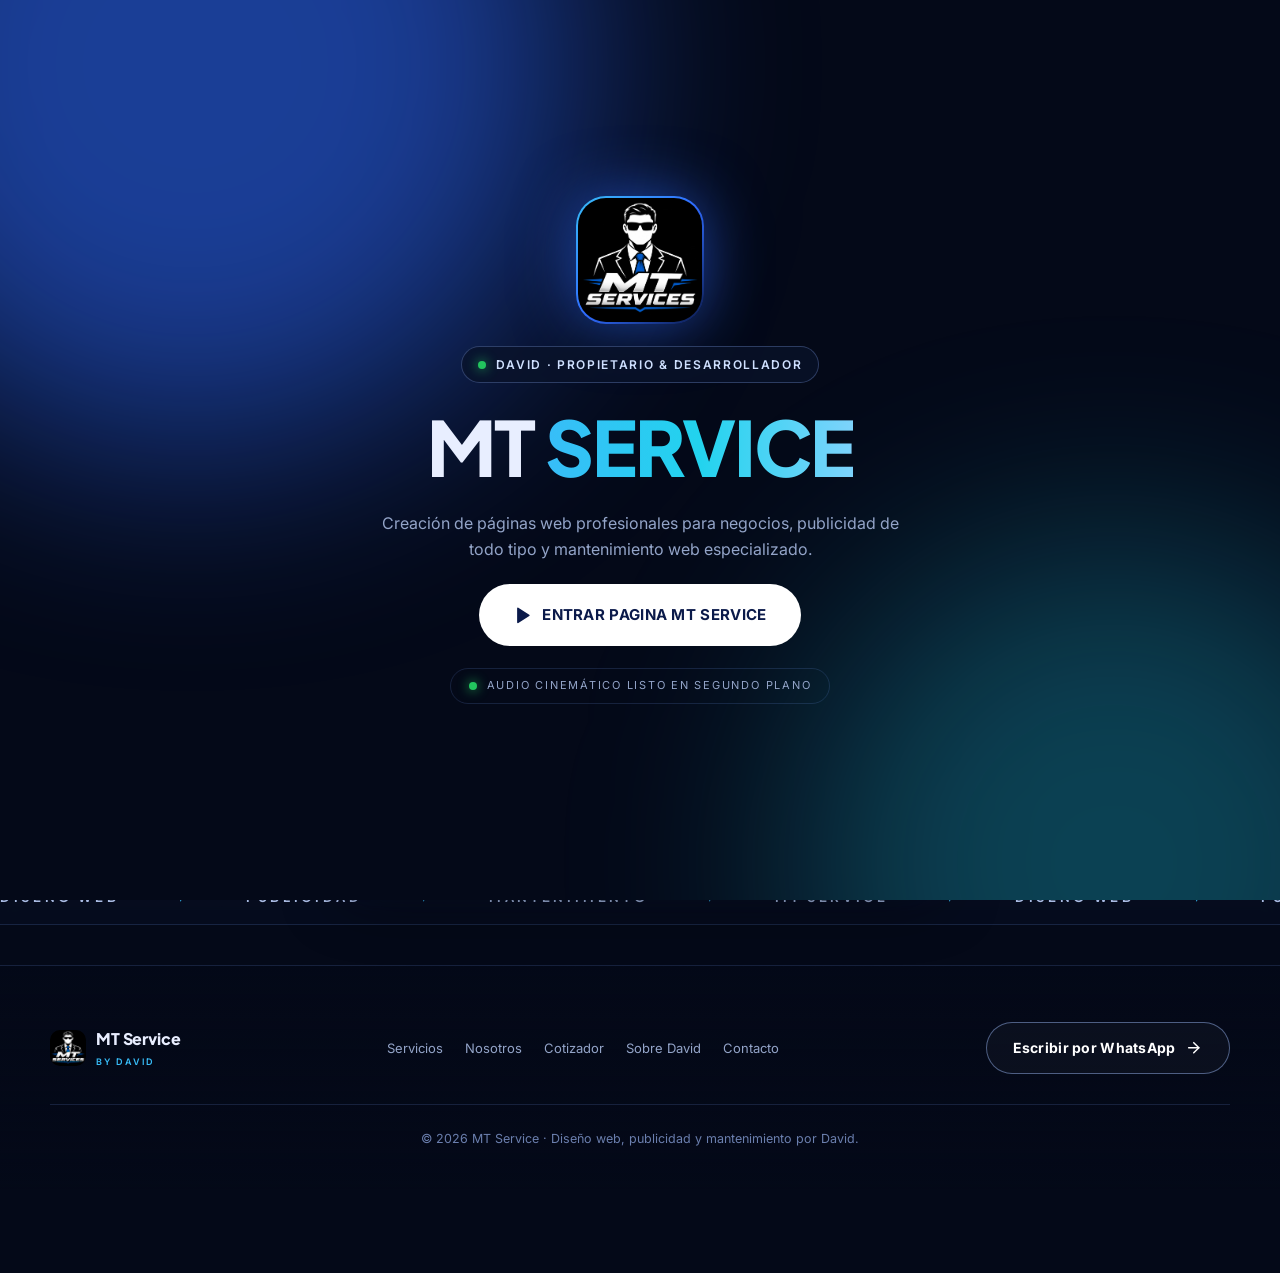
<file: index.html>
<!DOCTYPE html>
<html lang="es">
<head>
<meta charset="UTF-8">
<meta name="viewport" content="width=device-width, initial-scale=1.0">
<meta name="theme-color" content="#040918">
<meta name="description" content="MT Service by David: creación de páginas web profesionales, publicidad de todo tipo y mantenimiento web especializado.">
<title>MT Service | Desarrollo Web, Publicidad y Mantenimiento por David</title>
<link rel="icon" href="logo.png">
<link rel="preconnect" href="https://fonts.googleapis.com">
<link rel="preconnect" href="https://fonts.gstatic.com" crossorigin>
<link href="https://fonts.googleapis.com/css2?family=Inter:wght@400;500;600;700&family=Plus+Jakarta+Sans:wght@600;700;800&display=swap" rel="stylesheet">
<link rel="stylesheet" href="styles.css">
</head>
<body class="locked">

<div class="grain"></div>

<!-- ============ BIENVENIDA ============ -->
<div id="splash">
  <div class="sp-glow g1"></div>
  <div class="sp-glow g2"></div>
  <div class="splash-card">
    <div class="logo-ring"><img src="logo.png" class="logo-img" alt="Logo MT Service"></div>
    <span class="pill"><span class="dot"></span>David · Propietario &amp; Desarrollador</span>
    <h1>MT <span class="grad">Service</span></h1>
    <p>Creación de páginas web profesionales para negocios, publicidad de todo tipo y mantenimiento web especializado.</p>
    <button id="btn-enter" class="btn btn-white btn-lg">
      <svg class="ic" data-i="play" style="fill:currentColor"></svg>
      <span>ENTRAR PAGINA MT SERVICE</span>
    </button>
    <div class="splash-note"><span class="dot"></span>Audio cinemático listo en segundo plano</div>
  </div>
</div>

<!-- ============ ENCABEZADO ============ -->
<header class="header" id="header">
  <div class="nav">
    <a href="index.html" class="brand">
      <img src="logo.png" class="logo-img" alt="MT Service">
      <div><b>MT Service</b><small>BY DAVID</small></div>
    </a>
    <nav class="nav-links" id="navlinks">
      <a href="index.html" data-page="index.html">Inicio</a>
      <a href="servicios.html" data-page="servicios.html">Servicios</a>
      <a href="nosotros.html" data-page="nosotros.html">Nosotros</a>
      <a href="cotizador.html" data-page="cotizador.html">Cotizador</a>
      <a href="sobre-david.html" data-page="sobre-david.html">Sobre David</a>
      <a href="contacto.html" data-page="contacto.html">Contacto</a>
    </nav>
    <div class="nav-cta">
      <a href="cotizador.html" class="btn btn-ghost">Cotizar proyecto <svg class="ic" data-i="arrow-right"></svg></a>
      <button class="burger" id="burger" aria-label="Abrir menú"><svg class="ic" data-i="menu"></svg></button>
    </div>
  </div>
  <div class="mnav" id="mobile-menu">
    <a href="index.html" data-page="index.html">Inicio</a>
    <a href="servicios.html" data-page="servicios.html">Servicios</a>
    <a href="nosotros.html" data-page="nosotros.html">Nosotros</a>
    <a href="cotizador.html" data-page="cotizador.html">Cotizador</a>
    <a href="sobre-david.html" data-page="sobre-david.html">Sobre David</a>
    <a href="contacto.html" data-page="contacto.html" class="btn btn-blue">Contactar a David</a>
  </div>
</header>

<main>
<!-- ============ INICIO ============ -->
<section class="hero" id="inicio">
  <div class="hero-bg">
    <div class="blob b1"></div><div class="blob b2"></div><div class="blob b3"></div>
    <svg class="streaks" viewBox="0 0 1440 800" preserveAspectRatio="xMidYMid slice" aria-hidden="true">
      <defs>
        <linearGradient id="sg" x1="0" x2="1" y1="0" y2="0">
          <stop offset="0" stop-color="#2f6bff" stop-opacity="0"/>
          <stop offset=".4" stop-color="#38bdf8"/>
          <stop offset=".7" stop-color="#7dd3fc"/>
          <stop offset="1" stop-color="#2f6bff" stop-opacity="0"/>
        </linearGradient>
        <path id="sp" d="M-140 300 C 200 90, 520 560, 860 380 S 1290 140, 1600 460"/>
        <filter id="gl" x="-10%" y="-30%" width="120%" height="160%"><feGaussianBlur stdDeviation="7"/></filter>
      </defs>
      <g class="sw" filter="url(#gl)" opacity=".75" fill="none" stroke="url(#sg)" stroke-width="3">
        <use href="#sp"/><use href="#sp" transform="translate(0 14)"/><use href="#sp" transform="translate(0 28)"/><use href="#sp" transform="translate(0 42)"/>
      </g>
      <g class="sw" fill="none" stroke="url(#sg)" stroke-width="1.1">
        <use href="#sp"/><use href="#sp" transform="translate(0 7)"/><use href="#sp" transform="translate(0 14)"/><use href="#sp" transform="translate(0 21)"/><use href="#sp" transform="translate(0 28)"/><use href="#sp" transform="translate(0 35)"/><use href="#sp" transform="translate(0 42)"/>
      </g>
      <g class="sw2" fill="none" stroke="url(#sg)" stroke-width="1" opacity=".55" transform="translate(0 -120)">
        <use href="#sp" transform="scale(1,.8) translate(0 160)"/><use href="#sp" transform="scale(1,.8) translate(0 170)"/><use href="#sp" transform="scale(1,.8) translate(0 180)"/><use href="#sp" transform="scale(1,.8) translate(0 190)"/>
      </g>
    </svg>
    <svg class="waves" viewBox="0 0 1440 320" preserveAspectRatio="none" aria-hidden="true">
      <defs>
        <linearGradient id="wg1" x1="0" y1="0" x2="0" y2="1"><stop offset="0" stop-color="#3b82f6" stop-opacity=".75"/><stop offset="1" stop-color="#0a1a6a" stop-opacity=".05"/></linearGradient>
        <linearGradient id="wg2" x1="0" y1="0" x2="0" y2="1"><stop offset="0" stop-color="#22d3ee" stop-opacity=".5"/><stop offset="1" stop-color="#0a1a6a" stop-opacity="0"/></linearGradient>
      </defs>
      <path class="w2" fill="url(#wg2)" d="M-60 190 C 240 90, 420 260, 700 170 S 1180 60, 1500 170 L1500 330 L-60 330Z"/>
      <path class="w1" fill="url(#wg1)" d="M-60 230 C 200 140, 440 300, 720 215 S 1160 120, 1500 220 L1500 330 L-60 330Z"/>
    </svg>
  </div>

  <div class="wrap">
    <div class="hero-grid">
      <div class="hero-copy">
        <span class="pill"><span class="dot"></span>Diseño web · Publicidad · Mantenimiento</span>
        <h1>Potencia tu negocio con <span class="grad">diseño web</span> y publicidad de impacto.</h1>
        <p>Soy <strong style="color:#fff">David</strong>, el creador detrás de <strong style="color:#7dd3fc">MT Service</strong>. Desarrollo páginas web modernas y velozmente optimizadas, campañas publicitarias de todo tipo y servicios de mantenimiento especializado.</p>
        <div class="hero-actions">
          <a href="cotizador.html" class="btn btn-white btn-lg">Cotizar proyecto <svg class="ic" data-i="arrow-right"></svg></a>
          <a href="servicios.html" class="btn btn-ghost btn-lg">Ver servicios</a>
        </div>
        <div class="hero-checks">
          <span><svg class="ic" data-i="check-circle-2"></svg>Atención directa con David</span>
          <span><svg class="ic" data-i="check-circle-2"></svg>Diseños modernos</span>
          <span><svg class="ic" data-i="check-circle-2"></svg>Soporte técnico rápido</span>
        </div>
      </div>

      <div class="device-wrap" aria-hidden="true">
        <div class="device">
          <div class="device-bar"><i></i><i></i><i></i><span>tunegocio.com</span></div>
          <div class="device-screen">
            <div class="m-nav"><b></b><span></span><span></span><span></span><em></em></div>
            <div class="m-copy">
              <div class="m-title"><span>Tu negocio,</span><br>en línea y<br>en crecimiento</div>
              <div class="m-line" style="width:70%"></div>
              <div class="m-line" style="width:52%"></div>
              <div class="m-btn"></div>
            </div>
            <svg viewBox="0 0 600 200" preserveAspectRatio="none">
              <defs><linearGradient id="mw" x1="0" y1="0" x2="0" y2="1"><stop offset="0" stop-color="#3b82f6" stop-opacity=".9"/><stop offset="1" stop-color="#0a1a6a" stop-opacity=".2"/></linearGradient></defs>
              <path d="M0 120 C 90 60, 170 170, 280 110 S 470 30, 600 100 L600 200 L0 200Z" fill="url(#mw)"/>
              <path d="M0 150 C 120 100, 200 190, 320 140 S 500 80, 600 130 L600 200 L0 200Z" fill="#22d3ee" opacity=".35"/>
            </svg>
          </div>
        </div>
        <div class="float f1"><svg class="ic" data-i="monitor"></svg><div>Diseño adaptable<small>Celular, tablet y PC</small></div></div>
        <div class="float f2"><svg class="ic" data-i="message-circle"></svg><div>WhatsApp directo<small>Respuesta rápida</small></div></div>
      </div>
    </div>
  </div>
</section>

<div class="ticker" aria-hidden="true">
  <div class="ticker-track">
    <span>Diseño Web</span><span>Publicidad</span><span>Mantenimiento</span><span>MT Service</span>
    <span>Diseño Web</span><span>Publicidad</span><span>Mantenimiento</span><span>MT Service</span>
    <span>Diseño Web</span><span>Publicidad</span><span>Mantenimiento</span><span>MT Service</span>
    <span>Diseño Web</span><span>Publicidad</span><span>Mantenimiento</span><span>MT Service</span>
  </div>
</div>
</main>

<!-- ============ PIE DE PÁGINA ============ -->
<footer>
  <div class="wrap">
    <div class="foot">
      <a href="index.html" class="brand">
        <img src="logo.png" class="logo-img" alt="MT Service">
        <div><b>MT Service</b><small>BY DAVID</small></div>
      </a>
      <nav class="foot-links">
        <a href="servicios.html">Servicios</a>
        <a href="nosotros.html">Nosotros</a>
        <a href="cotizador.html">Cotizador</a>
        <a href="sobre-david.html">Sobre David</a>
        <a href="contacto.html">Contacto</a>
      </nav>
      <a href="https://wa.me/573105120977" target="_blank" rel="noopener" class="btn btn-ghost">Escribir por WhatsApp <svg class="ic" data-i="arrow-right"></svg></a>
    </div>
    <div class="copy">© <span id="year">2026</span> MT Service · Diseño web, publicidad y mantenimiento por David.</div>
  </div>
</footer>

<!-- ============ REPRODUCTOR ============ -->
<div class="dock" role="region" aria-label="Reproductor de música">
  <button class="dock-play" id="btn-play" title="Reproducir / Pausar" aria-label="Reproducir o pausar" onclick="toggleAudio()">
    <svg class="ic" id="btn-play-icon" data-i="pause" style="fill:currentColor;stroke-width:1.5"></svg>
  </button>
  <div class="dock-info">
    <b>TRUENO</b>
    <small>Audio cinemático · <span id="player-status">PAUSADO</span></small>
  </div>
  <div class="eq" aria-hidden="true"><i id="eq1"></i><i id="eq2"></i><i id="eq3"></i><i id="eq4"></i><i id="eq5"></i><i id="eq6"></i></div>
  <div class="vol">
    <button class="vbtn" onclick="toggleMute()" id="btn-mute" title="Silenciar / Activar sonido" aria-label="Silenciar"><svg class="ic" id="icon-mute" data-i="volume-2"></svg></button>
    <button class="vbtn" onclick="decreaseVolume()" title="Bajar volumen (-10%)" aria-label="Bajar volumen"><svg class="ic" data-i="minus"></svg></button>
    <input id="volume-slider" type="range" min="0" max="100" step="1" value="70" oninput="changeVolume(this.value)" aria-label="Volumen">
    <button class="vbtn" onclick="increaseVolume()" title="Subir volumen (+10%)" aria-label="Subir volumen"><svg class="ic" data-i="plus"></svg></button>
    <span id="volume-display">70%</span>
  </div>
</div>

<!-- Prueba cada fuente en orden. En hosting Linux "TRUENO.mp3" y "trueno.mp3" son archivos distintos. -->
<audio id="bg-music" preload="auto">
  <source src="TRUENO.mp3" type="audio/mpeg">
  <source src="trueno.mp3" type="audio/mpeg">
  <source src="Trueno.mp3" type="audio/mpeg">
  <source src="TRUENO.MP3" type="audio/mpeg">
  <source src="trueno.m4a" type="audio/mp4">
  <source src="trueno.ogg" type="audio/ogg">
  <source src="trueno.wav" type="audio/wav">
</audio>

<script src="app.js"></script>
</body>
</html>
</file>
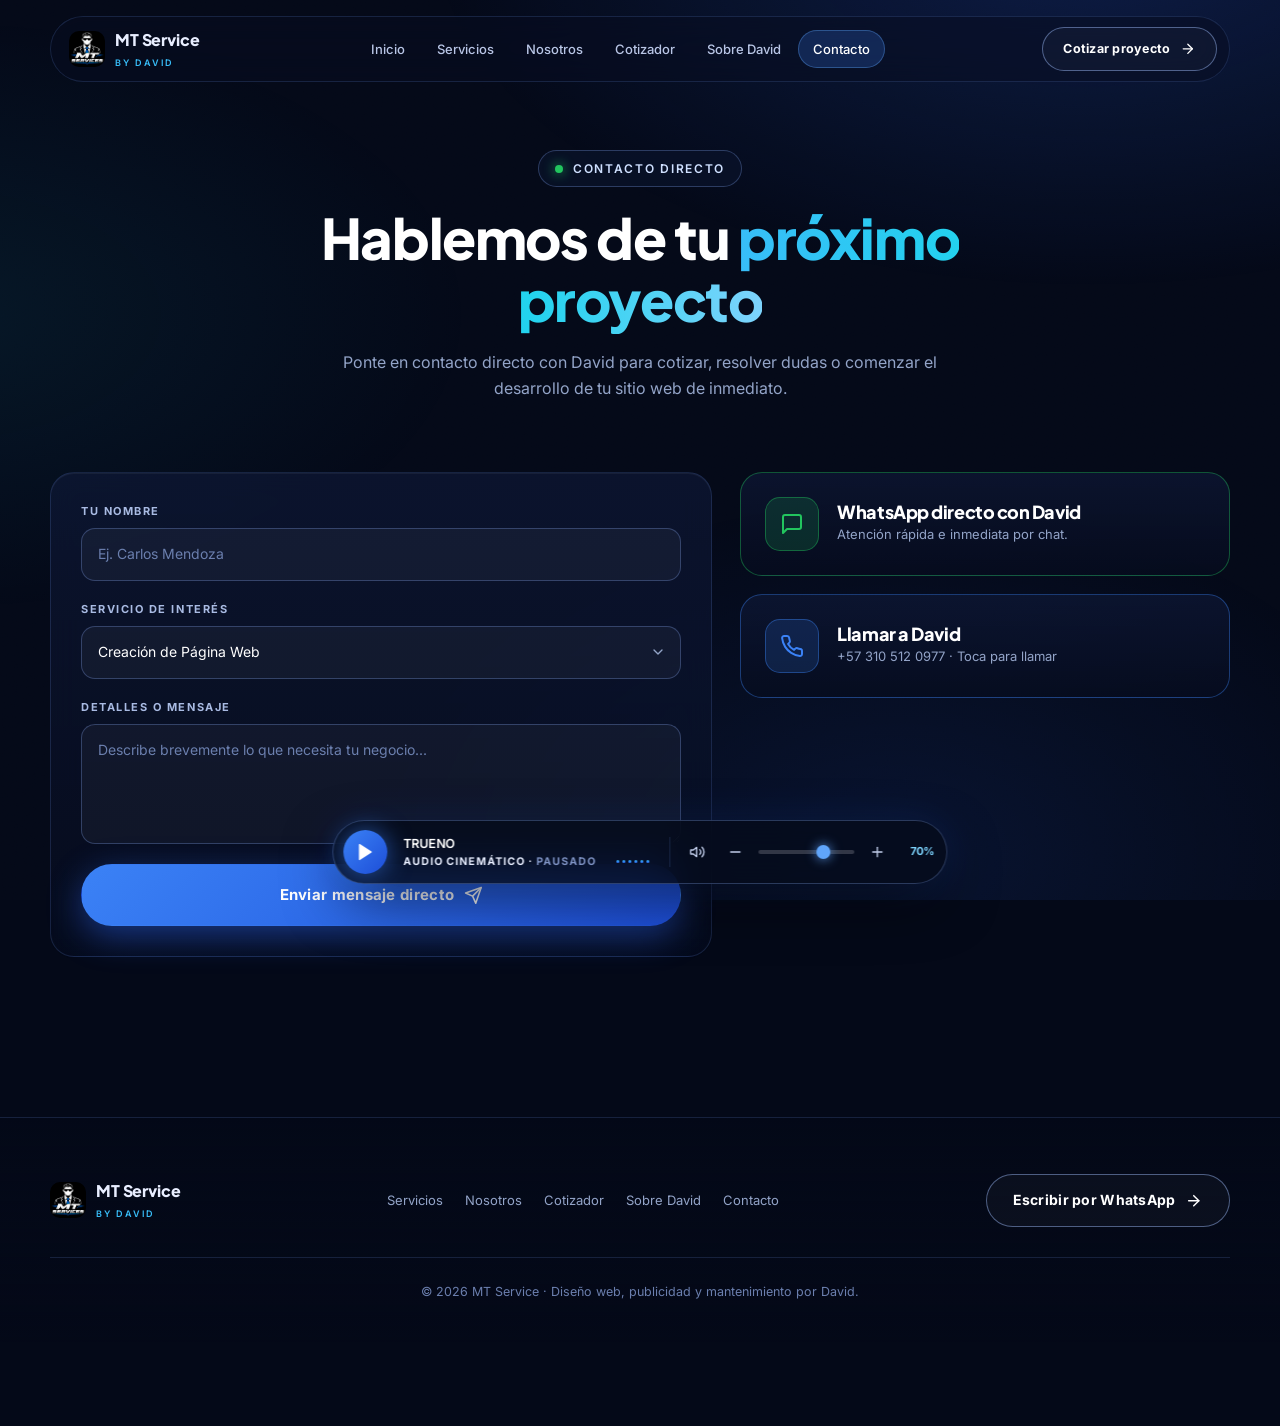
<file: contacto.html>
<!DOCTYPE html>
<html lang="es">
<head>
<meta charset="UTF-8">
<meta name="viewport" content="width=device-width, initial-scale=1.0">
<meta name="theme-color" content="#040918">
<meta name="description" content="Contacta a David de MT Service para cotizar, resolver dudas o comenzar tu sitio web.">
<title>Contacto | MT Service</title>
<link rel="icon" href="logo.png">
<link rel="preconnect" href="https://fonts.googleapis.com">
<link rel="preconnect" href="https://fonts.gstatic.com" crossorigin>
<link href="https://fonts.googleapis.com/css2?family=Inter:wght@400;500;600;700&family=Plus+Jakarta+Sans:wght@600;700;800&display=swap" rel="stylesheet">
<link rel="stylesheet" href="styles.css">
</head>
<body>

<div class="grain"></div>

<!-- ============ ENCABEZADO ============ -->
<header class="header" id="header">
  <div class="nav">
    <a href="index.html" class="brand">
      <img src="logo.png" class="logo-img" alt="MT Service">
      <div><b>MT Service</b><small>BY DAVID</small></div>
    </a>
    <nav class="nav-links" id="navlinks">
      <a href="index.html" data-page="index.html">Inicio</a>
      <a href="servicios.html" data-page="servicios.html">Servicios</a>
      <a href="nosotros.html" data-page="nosotros.html">Nosotros</a>
      <a href="cotizador.html" data-page="cotizador.html">Cotizador</a>
      <a href="sobre-david.html" data-page="sobre-david.html">Sobre David</a>
      <a href="contacto.html" data-page="contacto.html">Contacto</a>
    </nav>
    <div class="nav-cta">
      <a href="cotizador.html" class="btn btn-ghost">Cotizar proyecto <svg class="ic" data-i="arrow-right"></svg></a>
      <button class="burger" id="burger" aria-label="Abrir menú"><svg class="ic" data-i="menu"></svg></button>
    </div>
  </div>
  <div class="mnav" id="mobile-menu">
    <a href="index.html" data-page="index.html">Inicio</a>
    <a href="servicios.html" data-page="servicios.html">Servicios</a>
    <a href="nosotros.html" data-page="nosotros.html">Nosotros</a>
    <a href="cotizador.html" data-page="cotizador.html">Cotizador</a>
    <a href="sobre-david.html" data-page="sobre-david.html">Sobre David</a>
    <a href="contacto.html" data-page="contacto.html" class="btn btn-blue">Contactar a David</a>
  </div>
</header>

<main>
<section class="page-hero">
  <div class="wrap sec-head reveal">
    <span class="pill"><span class="dot"></span>Contacto directo</span>
    <h2>Hablemos de tu <span class="grad">próximo proyecto</span></h2>
    <p>Ponte en contacto directo con David para cotizar, resolver dudas o comenzar el desarrollo de tu sitio web de inmediato.</p>
  </div>
</section>

<section class="section">
  <div class="wrap">
    <div class="contact-grid">
      <form class="panel contact-form reveal" id="contact-form">
        <div class="field">
          <label for="contact-name">Tu nombre</label>
          <input type="text" id="contact-name" required placeholder="Ej. Carlos Mendoza" autocomplete="name">
        </div>
        <div class="field">
          <label for="contact-service">Servicio de interés</label>
          <select id="contact-service">
            <option value="Creación de Página Web">Creación de Página Web</option>
            <option value="Publicidad de Todo Tipo">Publicidad de Todo Tipo</option>
            <option value="Mantenimiento de Página Web">Mantenimiento de Página Web</option>
            <option value="Proyecto Personalizado">Proyecto Personalizado</option>
          </select>
        </div>
        <div class="field">
          <label for="contact-msg">Detalles o mensaje</label>
          <textarea id="contact-msg" rows="4" required placeholder="Describe brevemente lo que necesita tu negocio..."></textarea>
        </div>
        <button type="submit" class="btn btn-blue btn-lg btn-block">Enviar mensaje directo <svg class="ic" data-i="send"></svg></button>
      </form>

      <div class="contact-cards stagger">
        <a class="ccard wa reveal" href="https://wa.me/573105120977" target="_blank" rel="noopener">
          <div class="icon-box" style="--rgb:34,197,94"><svg class="ic" data-i="message-square"></svg></div>
          <div><h4>WhatsApp directo con David</h4><p>Atención rápida e inmediata por chat.</p></div>
        </a>
        <a class="ccard ph reveal" href="tel:+573105120977">
          <div class="icon-box" style="--rgb:59,130,246"><svg class="ic" data-i="phone"></svg></div>
          <div><h4>Llamar a David</h4><p>+57 310 512 0977 · Toca para llamar</p></div>
        </a>
      </div>
    </div>
  </div>
</section>
</main>

<!-- ============ PIE DE PÁGINA ============ -->
<footer>
  <div class="wrap">
    <div class="foot">
      <a href="index.html" class="brand">
        <img src="logo.png" class="logo-img" alt="MT Service">
        <div><b>MT Service</b><small>BY DAVID</small></div>
      </a>
      <nav class="foot-links">
        <a href="servicios.html">Servicios</a>
        <a href="nosotros.html">Nosotros</a>
        <a href="cotizador.html">Cotizador</a>
        <a href="sobre-david.html">Sobre David</a>
        <a href="contacto.html">Contacto</a>
      </nav>
      <a href="https://wa.me/573105120977" target="_blank" rel="noopener" class="btn btn-ghost">Escribir por WhatsApp <svg class="ic" data-i="arrow-right"></svg></a>
    </div>
    <div class="copy">© <span id="year">2026</span> MT Service · Diseño web, publicidad y mantenimiento por David.</div>
  </div>
</footer>

<!-- ============ REPRODUCTOR ============ -->
<div class="dock" role="region" aria-label="Reproductor de música">
  <button class="dock-play" id="btn-play" title="Reproducir / Pausar" aria-label="Reproducir o pausar" onclick="toggleAudio()">
    <svg class="ic" id="btn-play-icon" data-i="pause" style="fill:currentColor;stroke-width:1.5"></svg>
  </button>
  <div class="dock-info">
    <b>TRUENO</b>
    <small>Audio cinemático · <span id="player-status">PAUSADO</span></small>
  </div>
  <div class="eq" aria-hidden="true"><i id="eq1"></i><i id="eq2"></i><i id="eq3"></i><i id="eq4"></i><i id="eq5"></i><i id="eq6"></i></div>
  <div class="vol">
    <button class="vbtn" onclick="toggleMute()" id="btn-mute" title="Silenciar / Activar sonido" aria-label="Silenciar"><svg class="ic" id="icon-mute" data-i="volume-2"></svg></button>
    <button class="vbtn" onclick="decreaseVolume()" title="Bajar volumen (-10%)" aria-label="Bajar volumen"><svg class="ic" data-i="minus"></svg></button>
    <input id="volume-slider" type="range" min="0" max="100" step="1" value="70" oninput="changeVolume(this.value)" aria-label="Volumen">
    <button class="vbtn" onclick="increaseVolume()" title="Subir volumen (+10%)" aria-label="Subir volumen"><svg class="ic" data-i="plus"></svg></button>
    <span id="volume-display">70%</span>
  </div>
</div>

<audio id="bg-music" preload="auto">
  <source src="TRUENO.mp3" type="audio/mpeg">
  <source src="trueno.mp3" type="audio/mpeg">
  <source src="Trueno.mp3" type="audio/mpeg">
  <source src="TRUENO.MP3" type="audio/mpeg">
  <source src="trueno.m4a" type="audio/mp4">
  <source src="trueno.ogg" type="audio/ogg">
  <source src="trueno.wav" type="audio/wav">
</audio>

<script src="app.js"></script>
</body>
</html>
</file>
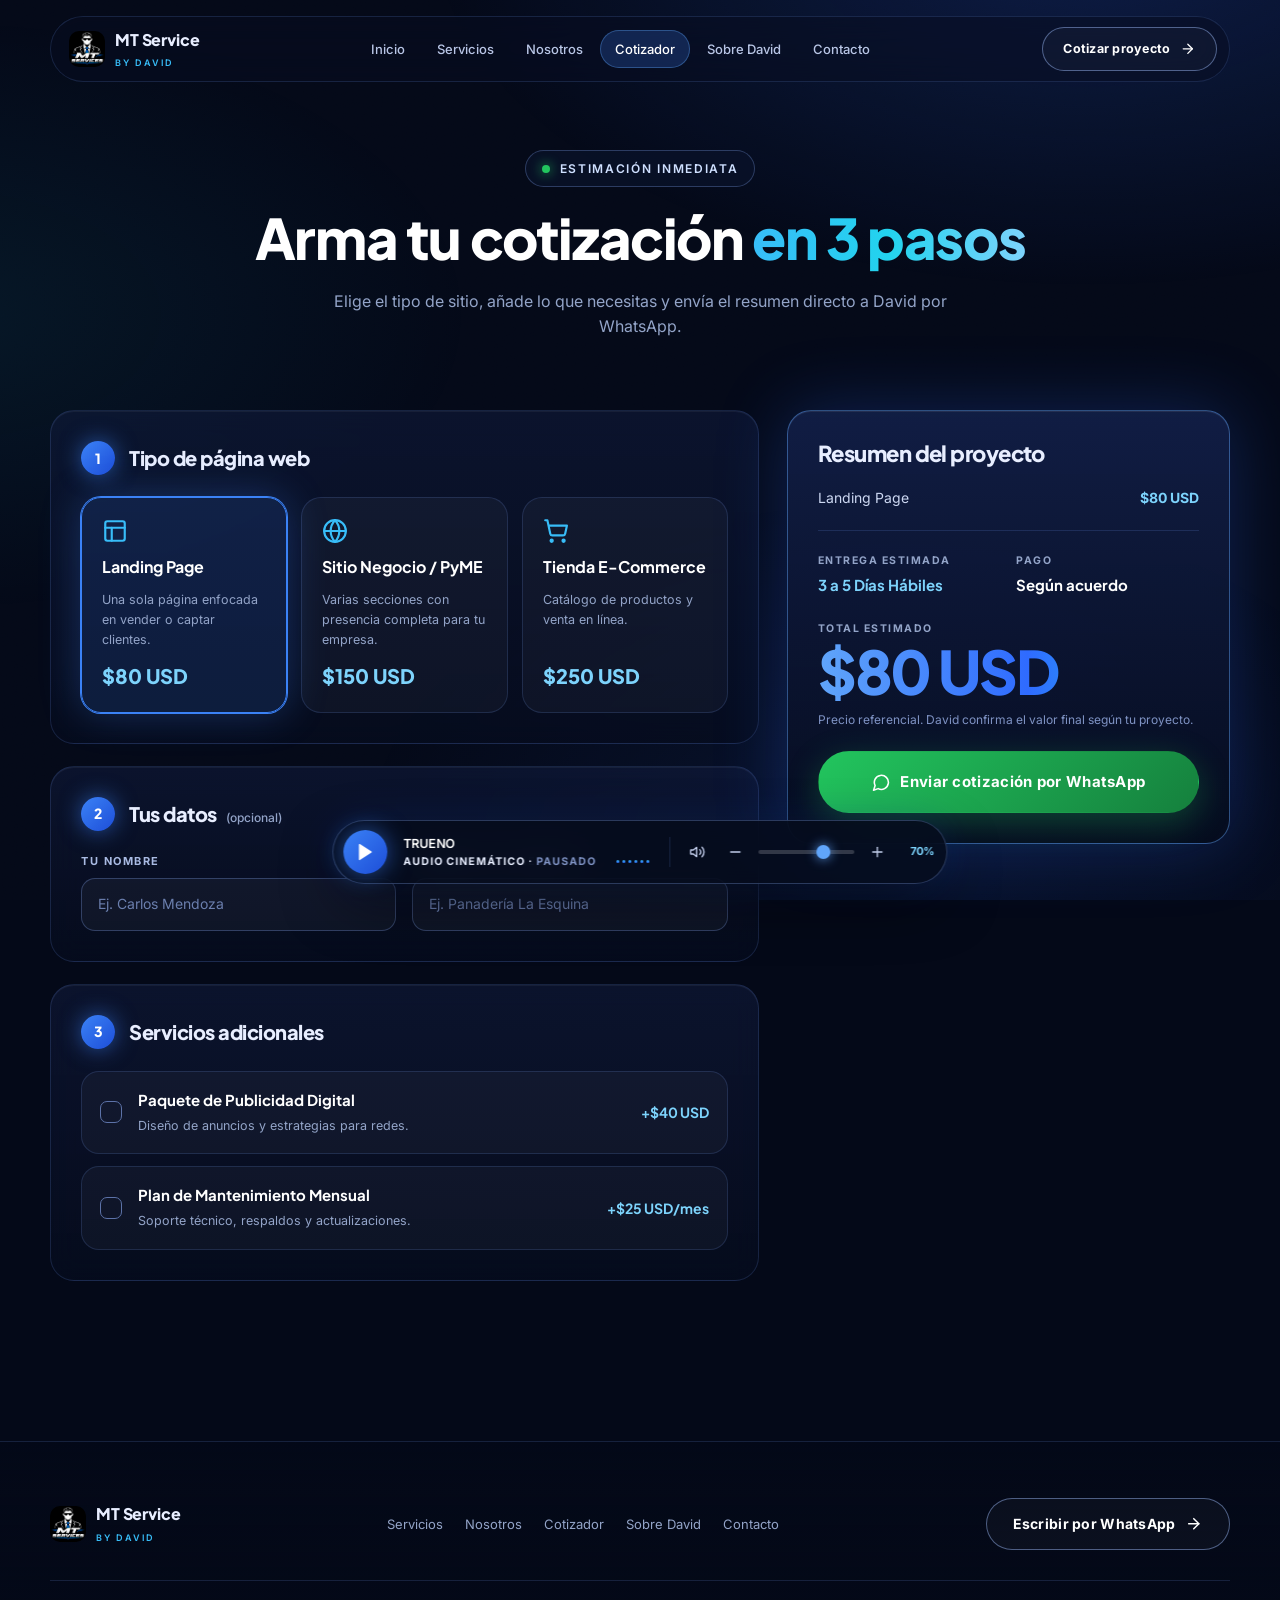
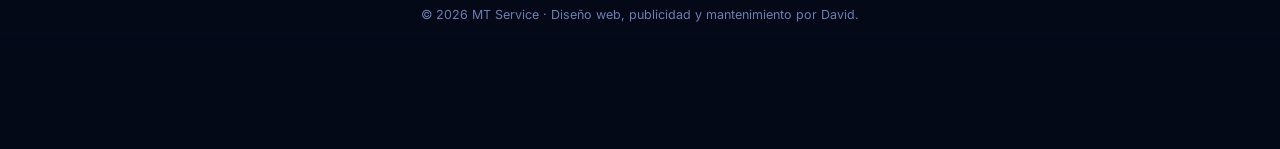
<file: cotizador.html>
<!DOCTYPE html>
<html lang="es">
<head>
<meta charset="UTF-8">
<meta name="viewport" content="width=device-width, initial-scale=1.0">
<meta name="theme-color" content="#040918">
<meta name="description" content="Cotiza tu página web en 3 pasos y envía el resumen a David por WhatsApp.">
<title>Cotizador | MT Service</title>
<link rel="icon" href="logo.png">
<link rel="preconnect" href="https://fonts.googleapis.com">
<link rel="preconnect" href="https://fonts.gstatic.com" crossorigin>
<link href="https://fonts.googleapis.com/css2?family=Inter:wght@400;500;600;700&family=Plus+Jakarta+Sans:wght@600;700;800&display=swap" rel="stylesheet">
<link rel="stylesheet" href="styles.css">
</head>
<body>

<div class="grain"></div>

<!-- ============ ENCABEZADO ============ -->
<header class="header" id="header">
  <div class="nav">
    <a href="index.html" class="brand">
      <img src="logo.png" class="logo-img" alt="MT Service">
      <div><b>MT Service</b><small>BY DAVID</small></div>
    </a>
    <nav class="nav-links" id="navlinks">
      <a href="index.html" data-page="index.html">Inicio</a>
      <a href="servicios.html" data-page="servicios.html">Servicios</a>
      <a href="nosotros.html" data-page="nosotros.html">Nosotros</a>
      <a href="cotizador.html" data-page="cotizador.html">Cotizador</a>
      <a href="sobre-david.html" data-page="sobre-david.html">Sobre David</a>
      <a href="contacto.html" data-page="contacto.html">Contacto</a>
    </nav>
    <div class="nav-cta">
      <a href="cotizador.html" class="btn btn-ghost">Cotizar proyecto <svg class="ic" data-i="arrow-right"></svg></a>
      <button class="burger" id="burger" aria-label="Abrir menú"><svg class="ic" data-i="menu"></svg></button>
    </div>
  </div>
  <div class="mnav" id="mobile-menu">
    <a href="index.html" data-page="index.html">Inicio</a>
    <a href="servicios.html" data-page="servicios.html">Servicios</a>
    <a href="nosotros.html" data-page="nosotros.html">Nosotros</a>
    <a href="cotizador.html" data-page="cotizador.html">Cotizador</a>
    <a href="sobre-david.html" data-page="sobre-david.html">Sobre David</a>
    <a href="contacto.html" data-page="contacto.html" class="btn btn-blue">Contactar a David</a>
  </div>
</header>

<main>
<section class="page-hero">
  <div class="wrap sec-head reveal">
    <span class="pill"><span class="dot"></span>Estimación inmediata</span>
    <h2>Arma tu cotización <span class="grad">en 3 pasos</span></h2>
    <p>Elige el tipo de sitio, añade lo que necesitas y envía el resumen directo a David por WhatsApp.</p>
  </div>
</section>

<section class="section">
  <div class="wrap">
    <div class="quote-grid">
      <div>
        <div class="panel reveal">
          <div class="step-head"><span class="num">1</span><h3>Tipo de página web</h3></div>
          <div class="opts">
            <label class="opt">
              <input type="radio" name="calc-web" value="80" data-label="Landing Page" checked>
              <div class="box">
                <svg class="ic" data-i="layout"></svg>
                <strong>Landing Page</strong>
                <p>Una sola página enfocada en vender o captar clientes.</p>
                <div class="price">$80 USD</div>
              </div>
            </label>
            <label class="opt">
              <input type="radio" name="calc-web" value="150" data-label="Sitio Negocio / PyME">
              <div class="box">
                <svg class="ic" data-i="globe"></svg>
                <strong>Sitio Negocio / PyME</strong>
                <p>Varias secciones con presencia completa para tu empresa.</p>
                <div class="price">$150 USD</div>
              </div>
            </label>
            <label class="opt">
              <input type="radio" name="calc-web" value="250" data-label="Tienda E-Commerce">
              <div class="box">
                <svg class="ic" data-i="shopping-cart"></svg>
                <strong>Tienda E-Commerce</strong>
                <p>Catálogo de productos y venta en línea.</p>
                <div class="price">$250 USD</div>
              </div>
            </label>
          </div>
        </div>

        <div class="panel reveal">
          <div class="step-head"><span class="num">2</span><h3>Tus datos <small>(opcional)</small></h3></div>
          <div class="fields">
            <div class="field">
              <label for="calc-name">Tu nombre</label>
              <input type="text" id="calc-name" placeholder="Ej. Carlos Mendoza" autocomplete="name">
            </div>
            <div class="field">
              <label for="calc-business">Nombre de tu negocio</label>
              <input type="text" id="calc-business" placeholder="Ej. Panadería La Esquina">
            </div>
          </div>
        </div>

        <div class="panel reveal">
          <div class="step-head"><span class="num">3</span><h3>Servicios adicionales</h3></div>
          <label class="addon" id="addon-ads">
            <input type="checkbox" id="calc-add-ads">
            <span class="check"><svg class="ic" data-i="check"></svg></span>
            <span class="txt"><strong>Paquete de Publicidad Digital</strong><span>Diseño de anuncios y estrategias para redes.</span></span>
            <b>+$40 USD</b>
          </label>
          <label class="addon" id="addon-maint">
            <input type="checkbox" id="calc-add-maint">
            <span class="check"><svg class="ic" data-i="check"></svg></span>
            <span class="txt"><strong>Plan de Mantenimiento Mensual</strong><span>Soporte técnico, respaldos y actualizaciones.</span></span>
            <b>+$25 USD/mes</b>
          </label>
        </div>
      </div>

      <aside class="summary reveal">
        <h3>Resumen del proyecto</h3>
        <ul id="calc-breakdown"></ul>
        <div class="meta">
          <div><small>Entrega estimada</small><b id="calc-time-estimate" style="color:#7dd3fc">3 a 5 Días Hábiles</b></div>
          <div><small>Pago</small><b>Según acuerdo</b></div>
        </div>
        <div class="total">
          <small>Total estimado</small>
          <div id="calc-total-price" class="grad-blue">$80 USD</div>
          <p>Precio referencial. David confirma el valor final según tu proyecto.</p>
        </div>
        <button id="btn-send-quote" class="btn btn-wa btn-lg btn-block">
          <svg class="ic" data-i="message-circle"></svg><span>Enviar cotización por WhatsApp</span>
        </button>
      </aside>
    </div>
  </div>
</section>
</main>

<!-- ============ PIE DE PÁGINA ============ -->
<footer>
  <div class="wrap">
    <div class="foot">
      <a href="index.html" class="brand">
        <img src="logo.png" class="logo-img" alt="MT Service">
        <div><b>MT Service</b><small>BY DAVID</small></div>
      </a>
      <nav class="foot-links">
        <a href="servicios.html">Servicios</a>
        <a href="nosotros.html">Nosotros</a>
        <a href="cotizador.html">Cotizador</a>
        <a href="sobre-david.html">Sobre David</a>
        <a href="contacto.html">Contacto</a>
      </nav>
      <a href="https://wa.me/573105120977" target="_blank" rel="noopener" class="btn btn-ghost">Escribir por WhatsApp <svg class="ic" data-i="arrow-right"></svg></a>
    </div>
    <div class="copy">© <span id="year">2026</span> MT Service · Diseño web, publicidad y mantenimiento por David.</div>
  </div>
</footer>

<!-- ============ REPRODUCTOR ============ -->
<div class="dock" role="region" aria-label="Reproductor de música">
  <button class="dock-play" id="btn-play" title="Reproducir / Pausar" aria-label="Reproducir o pausar" onclick="toggleAudio()">
    <svg class="ic" id="btn-play-icon" data-i="pause" style="fill:currentColor;stroke-width:1.5"></svg>
  </button>
  <div class="dock-info">
    <b>TRUENO</b>
    <small>Audio cinemático · <span id="player-status">PAUSADO</span></small>
  </div>
  <div class="eq" aria-hidden="true"><i id="eq1"></i><i id="eq2"></i><i id="eq3"></i><i id="eq4"></i><i id="eq5"></i><i id="eq6"></i></div>
  <div class="vol">
    <button class="vbtn" onclick="toggleMute()" id="btn-mute" title="Silenciar / Activar sonido" aria-label="Silenciar"><svg class="ic" id="icon-mute" data-i="volume-2"></svg></button>
    <button class="vbtn" onclick="decreaseVolume()" title="Bajar volumen (-10%)" aria-label="Bajar volumen"><svg class="ic" data-i="minus"></svg></button>
    <input id="volume-slider" type="range" min="0" max="100" step="1" value="70" oninput="changeVolume(this.value)" aria-label="Volumen">
    <button class="vbtn" onclick="increaseVolume()" title="Subir volumen (+10%)" aria-label="Subir volumen"><svg class="ic" data-i="plus"></svg></button>
    <span id="volume-display">70%</span>
  </div>
</div>

<audio id="bg-music" preload="auto">
  <source src="TRUENO.mp3" type="audio/mpeg">
  <source src="trueno.mp3" type="audio/mpeg">
  <source src="Trueno.mp3" type="audio/mpeg">
  <source src="TRUENO.MP3" type="audio/mpeg">
  <source src="trueno.m4a" type="audio/mp4">
  <source src="trueno.ogg" type="audio/ogg">
  <source src="trueno.wav" type="audio/wav">
</audio>

<script src="app.js"></script>
</body>
</html>
</file>
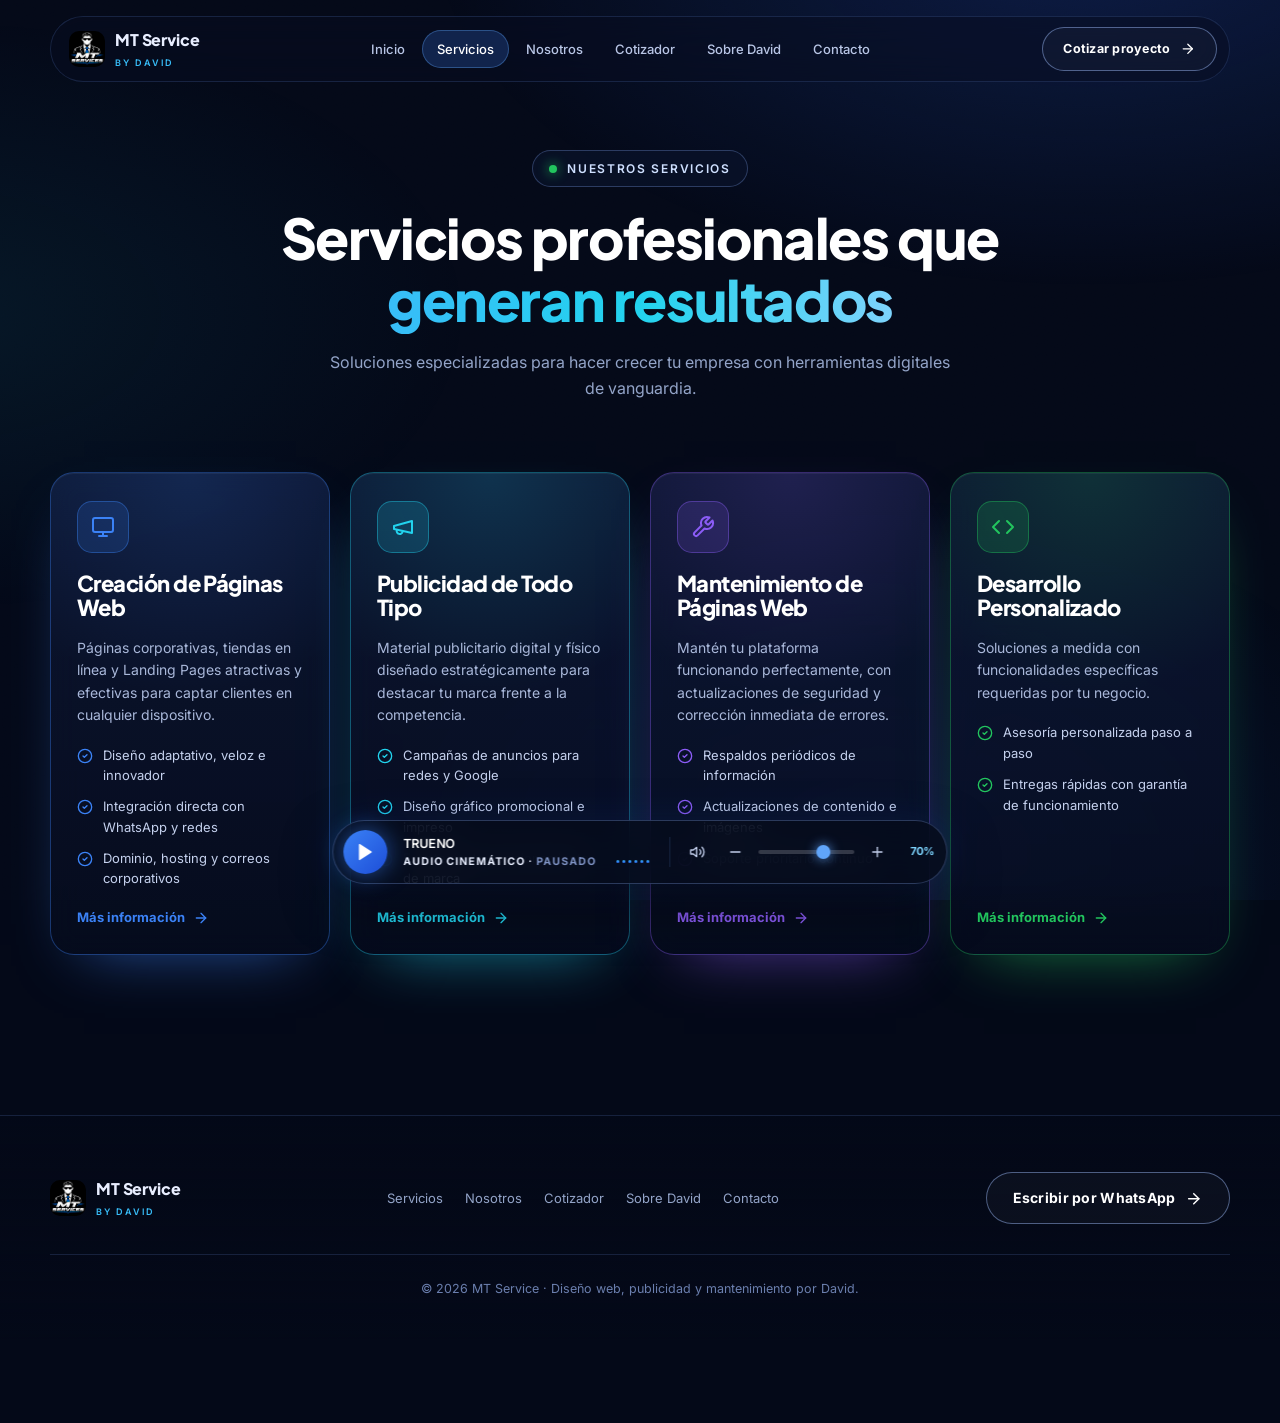
<file: servicios.html>
<!DOCTYPE html>
<html lang="es">
<head>
<meta charset="UTF-8">
<meta name="viewport" content="width=device-width, initial-scale=1.0">
<meta name="theme-color" content="#040918">
<meta name="description" content="Servicios de MT Service: creación de páginas web, publicidad de todo tipo, mantenimiento web y desarrollo personalizado.">
<title>Servicios | MT Service</title>
<link rel="icon" href="logo.png">
<link rel="preconnect" href="https://fonts.googleapis.com">
<link rel="preconnect" href="https://fonts.gstatic.com" crossorigin>
<link href="https://fonts.googleapis.com/css2?family=Inter:wght@400;500;600;700&family=Plus+Jakarta+Sans:wght@600;700;800&display=swap" rel="stylesheet">
<link rel="stylesheet" href="styles.css">
</head>
<body>

<div class="grain"></div>

<!-- ============ ENCABEZADO ============ -->
<header class="header" id="header">
  <div class="nav">
    <a href="index.html" class="brand">
      <img src="logo.png" class="logo-img" alt="MT Service">
      <div><b>MT Service</b><small>BY DAVID</small></div>
    </a>
    <nav class="nav-links" id="navlinks">
      <a href="index.html" data-page="index.html">Inicio</a>
      <a href="servicios.html" data-page="servicios.html">Servicios</a>
      <a href="nosotros.html" data-page="nosotros.html">Nosotros</a>
      <a href="cotizador.html" data-page="cotizador.html">Cotizador</a>
      <a href="sobre-david.html" data-page="sobre-david.html">Sobre David</a>
      <a href="contacto.html" data-page="contacto.html">Contacto</a>
    </nav>
    <div class="nav-cta">
      <a href="cotizador.html" class="btn btn-ghost">Cotizar proyecto <svg class="ic" data-i="arrow-right"></svg></a>
      <button class="burger" id="burger" aria-label="Abrir menú"><svg class="ic" data-i="menu"></svg></button>
    </div>
  </div>
  <div class="mnav" id="mobile-menu">
    <a href="index.html" data-page="index.html">Inicio</a>
    <a href="servicios.html" data-page="servicios.html">Servicios</a>
    <a href="nosotros.html" data-page="nosotros.html">Nosotros</a>
    <a href="cotizador.html" data-page="cotizador.html">Cotizador</a>
    <a href="sobre-david.html" data-page="sobre-david.html">Sobre David</a>
    <a href="contacto.html" data-page="contacto.html" class="btn btn-blue">Contactar a David</a>
  </div>
</header>

<main>
<section class="page-hero">
  <div class="wrap sec-head reveal">
    <span class="pill"><span class="dot"></span>Nuestros servicios</span>
    <h2>Servicios profesionales que <span class="grad">generan resultados</span></h2>
    <p>Soluciones especializadas para hacer crecer tu empresa con herramientas digitales de vanguardia.</p>
  </div>
</section>

<section class="section">
  <div class="wrap">
    <div class="grid-4 stagger">
      <article class="card c-blue reveal">
        <div class="icon-box"><svg class="ic" data-i="monitor"></svg></div>
        <div><h3>Creación de Páginas Web</h3></div>
        <p>Páginas corporativas, tiendas en línea y Landing Pages atractivas y efectivas para captar clientes en cualquier dispositivo.</p>
        <ul class="checks">
          <li><svg class="ic" data-i="check-circle-2"></svg>Diseño adaptativo, veloz e innovador</li>
          <li><svg class="ic" data-i="check-circle-2"></svg>Integración directa con WhatsApp y redes</li>
          <li><svg class="ic" data-i="check-circle-2"></svg>Dominio, hosting y correos corporativos</li>
        </ul>
        <a href="contacto.html?servicio=Creaci%C3%B3n%20de%20P%C3%A1gina%20Web" class="more">Más información <svg class="ic" data-i="arrow-right"></svg></a>
      </article>

      <article class="card c-cyan reveal">
        <div class="icon-box"><svg class="ic" data-i="megaphone"></svg></div>
        <div><h3>Publicidad de Todo Tipo</h3></div>
        <p>Material publicitario digital y físico diseñado estratégicamente para destacar tu marca frente a la competencia.</p>
        <ul class="checks">
          <li><svg class="ic" data-i="check-circle-2"></svg>Campañas de anuncios para redes y Google</li>
          <li><svg class="ic" data-i="check-circle-2"></svg>Diseño gráfico promocional e impreso</li>
          <li><svg class="ic" data-i="check-circle-2"></svg>Estrategia de posicionamiento de marca</li>
        </ul>
        <a href="contacto.html?servicio=Publicidad%20de%20Todo%20Tipo" class="more">Más información <svg class="ic" data-i="arrow-right"></svg></a>
      </article>

      <article class="card c-violet reveal">
        <div class="icon-box"><svg class="ic" data-i="wrench"></svg></div>
        <div><h3>Mantenimiento de Páginas Web</h3></div>
        <p>Mantén tu plataforma funcionando perfectamente, con actualizaciones de seguridad y corrección inmediata de errores.</p>
        <ul class="checks">
          <li><svg class="ic" data-i="check-circle-2"></svg>Respaldos periódicos de información</li>
          <li><svg class="ic" data-i="check-circle-2"></svg>Actualizaciones de contenido e imágenes</li>
          <li><svg class="ic" data-i="check-circle-2"></svg>Soporte prioritario continuo</li>
        </ul>
        <a href="contacto.html?servicio=Mantenimiento%20de%20P%C3%A1gina%20Web" class="more">Más información <svg class="ic" data-i="arrow-right"></svg></a>
      </article>

      <article class="card c-green reveal">
        <div class="icon-box"><svg class="ic" data-i="code"></svg></div>
        <div><h3>Desarrollo Personalizado</h3></div>
        <p>Soluciones a medida con funcionalidades específicas requeridas por tu negocio.</p>
        <ul class="checks">
          <li><svg class="ic" data-i="check-circle-2"></svg>Asesoría personalizada paso a paso</li>
          <li><svg class="ic" data-i="check-circle-2"></svg>Entregas rápidas con garantía de funcionamiento</li>
        </ul>
        <a href="contacto.html?servicio=Proyecto%20Personalizado" class="more">Más información <svg class="ic" data-i="arrow-right"></svg></a>
      </article>
    </div>
  </div>
</section>
</main>

<!-- ============ PIE DE PÁGINA ============ -->
<footer>
  <div class="wrap">
    <div class="foot">
      <a href="index.html" class="brand">
        <img src="logo.png" class="logo-img" alt="MT Service">
        <div><b>MT Service</b><small>BY DAVID</small></div>
      </a>
      <nav class="foot-links">
        <a href="servicios.html">Servicios</a>
        <a href="nosotros.html">Nosotros</a>
        <a href="cotizador.html">Cotizador</a>
        <a href="sobre-david.html">Sobre David</a>
        <a href="contacto.html">Contacto</a>
      </nav>
      <a href="https://wa.me/573105120977" target="_blank" rel="noopener" class="btn btn-ghost">Escribir por WhatsApp <svg class="ic" data-i="arrow-right"></svg></a>
    </div>
    <div class="copy">© <span id="year">2026</span> MT Service · Diseño web, publicidad y mantenimiento por David.</div>
  </div>
</footer>

<!-- ============ REPRODUCTOR ============ -->
<div class="dock" role="region" aria-label="Reproductor de música">
  <button class="dock-play" id="btn-play" title="Reproducir / Pausar" aria-label="Reproducir o pausar" onclick="toggleAudio()">
    <svg class="ic" id="btn-play-icon" data-i="pause" style="fill:currentColor;stroke-width:1.5"></svg>
  </button>
  <div class="dock-info">
    <b>TRUENO</b>
    <small>Audio cinemático · <span id="player-status">PAUSADO</span></small>
  </div>
  <div class="eq" aria-hidden="true"><i id="eq1"></i><i id="eq2"></i><i id="eq3"></i><i id="eq4"></i><i id="eq5"></i><i id="eq6"></i></div>
  <div class="vol">
    <button class="vbtn" onclick="toggleMute()" id="btn-mute" title="Silenciar / Activar sonido" aria-label="Silenciar"><svg class="ic" id="icon-mute" data-i="volume-2"></svg></button>
    <button class="vbtn" onclick="decreaseVolume()" title="Bajar volumen (-10%)" aria-label="Bajar volumen"><svg class="ic" data-i="minus"></svg></button>
    <input id="volume-slider" type="range" min="0" max="100" step="1" value="70" oninput="changeVolume(this.value)" aria-label="Volumen">
    <button class="vbtn" onclick="increaseVolume()" title="Subir volumen (+10%)" aria-label="Subir volumen"><svg class="ic" data-i="plus"></svg></button>
    <span id="volume-display">70%</span>
  </div>
</div>

<audio id="bg-music" preload="auto">
  <source src="TRUENO.mp3" type="audio/mpeg">
  <source src="trueno.mp3" type="audio/mpeg">
  <source src="Trueno.mp3" type="audio/mpeg">
  <source src="TRUENO.MP3" type="audio/mpeg">
  <source src="trueno.m4a" type="audio/mp4">
  <source src="trueno.ogg" type="audio/ogg">
  <source src="trueno.wav" type="audio/wav">
</audio>

<script src="app.js"></script>
</body>
</html>
</file>
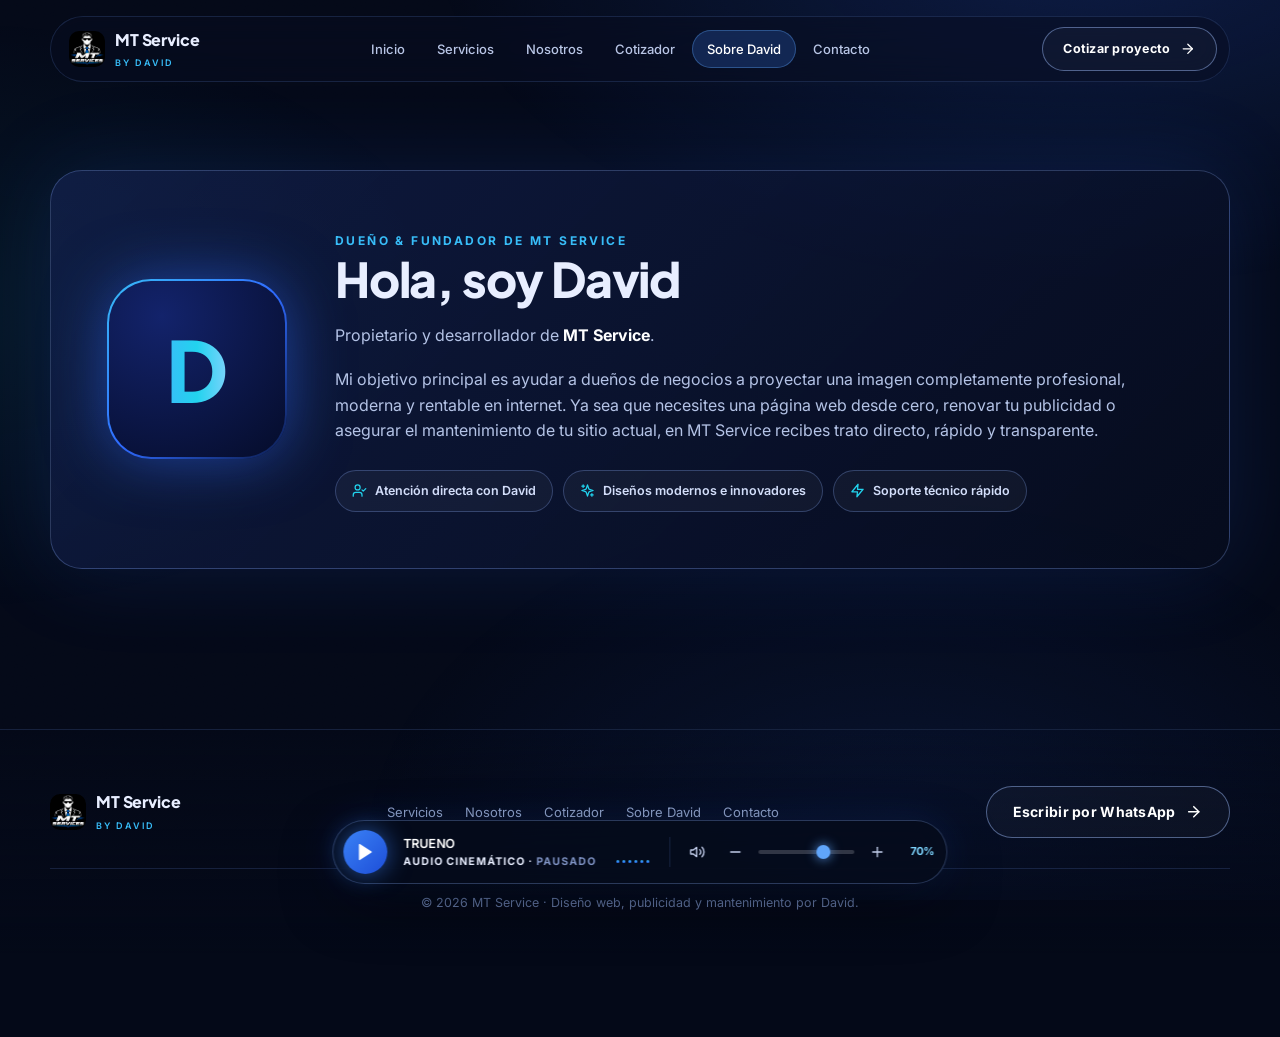
<file: sobre-david.html>
<!DOCTYPE html>
<html lang="es">
<head>
<meta charset="UTF-8">
<meta name="viewport" content="width=device-width, initial-scale=1.0">
<meta name="theme-color" content="#040918">
<meta name="description" content="Sobre David, dueño y fundador de MT Service.">
<title>Sobre David | MT Service</title>
<link rel="icon" href="logo.png">
<link rel="preconnect" href="https://fonts.googleapis.com">
<link rel="preconnect" href="https://fonts.gstatic.com" crossorigin>
<link href="https://fonts.googleapis.com/css2?family=Inter:wght@400;500;600;700&family=Plus+Jakarta+Sans:wght@600;700;800&display=swap" rel="stylesheet">
<link rel="stylesheet" href="styles.css">
</head>
<body>

<div class="grain"></div>

<!-- ============ ENCABEZADO ============ -->
<header class="header" id="header">
  <div class="nav">
    <a href="index.html" class="brand">
      <img src="logo.png" class="logo-img" alt="MT Service">
      <div><b>MT Service</b><small>BY DAVID</small></div>
    </a>
    <nav class="nav-links" id="navlinks">
      <a href="index.html" data-page="index.html">Inicio</a>
      <a href="servicios.html" data-page="servicios.html">Servicios</a>
      <a href="nosotros.html" data-page="nosotros.html">Nosotros</a>
      <a href="cotizador.html" data-page="cotizador.html">Cotizador</a>
      <a href="sobre-david.html" data-page="sobre-david.html">Sobre David</a>
      <a href="contacto.html" data-page="contacto.html">Contacto</a>
    </nav>
    <div class="nav-cta">
      <a href="cotizador.html" class="btn btn-ghost">Cotizar proyecto <svg class="ic" data-i="arrow-right"></svg></a>
      <button class="burger" id="burger" aria-label="Abrir menú"><svg class="ic" data-i="menu"></svg></button>
    </div>
  </div>
  <div class="mnav" id="mobile-menu">
    <a href="index.html" data-page="index.html">Inicio</a>
    <a href="servicios.html" data-page="servicios.html">Servicios</a>
    <a href="nosotros.html" data-page="nosotros.html">Nosotros</a>
    <a href="cotizador.html" data-page="cotizador.html">Cotizador</a>
    <a href="sobre-david.html" data-page="sobre-david.html">Sobre David</a>
    <a href="contacto.html" data-page="contacto.html" class="btn btn-blue">Contactar a David</a>
  </div>
</header>

<main>
<section class="section" style="padding-top:170px">
  <div class="wrap">
    <div class="about reveal">
      <div class="avatar"><div><span class="grad">D</span></div></div>
      <div>
        <span class="role">Dueño &amp; Fundador de MT Service</span>
        <h2>Hola, soy David</h2>
        <p>Propietario y desarrollador de <strong>MT Service</strong>.</p>
        <p>Mi objetivo principal es ayudar a dueños de negocios a proyectar una imagen completamente profesional, moderna y rentable en internet. Ya sea que necesites una página web desde cero, renovar tu publicidad o asegurar el mantenimiento de tu sitio actual, en MT Service recibes trato directo, rápido y transparente.</p>
        <div class="chips">
          <span class="chip"><svg class="ic" data-i="user-check"></svg>Atención directa con David</span>
          <span class="chip"><svg class="ic" data-i="sparkles"></svg>Diseños modernos e innovadores</span>
          <span class="chip"><svg class="ic" data-i="zap"></svg>Soporte técnico rápido</span>
        </div>
      </div>
    </div>
  </div>
</section>
</main>

<!-- ============ PIE DE PÁGINA ============ -->
<footer>
  <div class="wrap">
    <div class="foot">
      <a href="index.html" class="brand">
        <img src="logo.png" class="logo-img" alt="MT Service">
        <div><b>MT Service</b><small>BY DAVID</small></div>
      </a>
      <nav class="foot-links">
        <a href="servicios.html">Servicios</a>
        <a href="nosotros.html">Nosotros</a>
        <a href="cotizador.html">Cotizador</a>
        <a href="sobre-david.html">Sobre David</a>
        <a href="contacto.html">Contacto</a>
      </nav>
      <a href="https://wa.me/573105120977" target="_blank" rel="noopener" class="btn btn-ghost">Escribir por WhatsApp <svg class="ic" data-i="arrow-right"></svg></a>
    </div>
    <div class="copy">© <span id="year">2026</span> MT Service · Diseño web, publicidad y mantenimiento por David.</div>
  </div>
</footer>

<!-- ============ REPRODUCTOR ============ -->
<div class="dock" role="region" aria-label="Reproductor de música">
  <button class="dock-play" id="btn-play" title="Reproducir / Pausar" aria-label="Reproducir o pausar" onclick="toggleAudio()">
    <svg class="ic" id="btn-play-icon" data-i="pause" style="fill:currentColor;stroke-width:1.5"></svg>
  </button>
  <div class="dock-info">
    <b>TRUENO</b>
    <small>Audio cinemático · <span id="player-status">PAUSADO</span></small>
  </div>
  <div class="eq" aria-hidden="true"><i id="eq1"></i><i id="eq2"></i><i id="eq3"></i><i id="eq4"></i><i id="eq5"></i><i id="eq6"></i></div>
  <div class="vol">
    <button class="vbtn" onclick="toggleMute()" id="btn-mute" title="Silenciar / Activar sonido" aria-label="Silenciar"><svg class="ic" id="icon-mute" data-i="volume-2"></svg></button>
    <button class="vbtn" onclick="decreaseVolume()" title="Bajar volumen (-10%)" aria-label="Bajar volumen"><svg class="ic" data-i="minus"></svg></button>
    <input id="volume-slider" type="range" min="0" max="100" step="1" value="70" oninput="changeVolume(this.value)" aria-label="Volumen">
    <button class="vbtn" onclick="increaseVolume()" title="Subir volumen (+10%)" aria-label="Subir volumen"><svg class="ic" data-i="plus"></svg></button>
    <span id="volume-display">70%</span>
  </div>
</div>

<audio id="bg-music" preload="auto">
  <source src="TRUENO.mp3" type="audio/mpeg">
  <source src="trueno.mp3" type="audio/mpeg">
  <source src="Trueno.mp3" type="audio/mpeg">
  <source src="TRUENO.MP3" type="audio/mpeg">
  <source src="trueno.m4a" type="audio/mp4">
  <source src="trueno.ogg" type="audio/ogg">
  <source src="trueno.wav" type="audio/wav">
</audio>

<script src="app.js"></script>
</body>
</html>
</file>
<file: styles.css>
:root{
  --bg:#040918;
  --bg-2:#070f26;
  --line:rgba(120,160,255,.16);
  --line-2:rgba(140,175,255,.28);
  --text:#e8eeff;
  --muted:#93a4c8;
  --blue:#2f6bff;
  --blue-2:#3b82f6;
  --cyan:#22d3ee;
  --sky:#38bdf8;
  --green:#22c55e;
  --radius:24px;
}
*{box-sizing:border-box;margin:0;padding:0}
html{scroll-behavior:smooth;scroll-padding-top:96px}
body{
  font-family:'Inter',system-ui,-apple-system,'Segoe UI',sans-serif;
  background:var(--bg);color:var(--text);line-height:1.6;
  overflow-x:hidden;-webkit-font-smoothing:antialiased;
  padding-bottom:84px;
}
body.locked{overflow:hidden}
body::before{
  content:"";position:fixed;inset:0;z-index:0;pointer-events:none;
  background:
    radial-gradient(1100px 600px at 85% -8%,rgba(47,107,255,.20),transparent 60%),
    radial-gradient(900px 500px at -5% 35%,rgba(34,211,238,.07),transparent 60%),
    radial-gradient(900px 600px at 70% 95%,rgba(47,107,255,.10),transparent 60%);
}
.grain{
  position:fixed;inset:0;z-index:1;pointer-events:none;opacity:.07;mix-blend-mode:overlay;
  background-image:url("data:image/svg+xml;utf8,%3Csvg xmlns='http://www.w3.org/2000/svg' width='160' height='160'%3E%3Cfilter id='n'%3E%3CfeTurbulence type='fractalNoise' baseFrequency='.9' numOctaves='2' stitchTiles='stitch'/%3E%3C/filter%3E%3Crect width='100%25' height='100%25' filter='url(%23n)'/%3E%3C/svg%3E");
}
h1,h2,h3,h4{font-family:'Plus Jakarta Sans','Inter',sans-serif;line-height:1.1;letter-spacing:-.025em;font-weight:800}
a{color:inherit;text-decoration:none}
button{font:inherit;color:inherit;cursor:pointer;background:none;border:0}
img{max-width:100%;display:block}
.ic{width:1.25em;height:1.25em;fill:none;stroke:currentColor;stroke-width:2;stroke-linecap:round;stroke-linejoin:round;flex:none}
.wrap{width:min(1180px,100% - 40px);margin-inline:auto;position:relative;z-index:2}
main{position:relative;z-index:2}

.grad{background:linear-gradient(90deg,#38bdf8 0%,#22d3ee 50%,#7dd3fc 100%);-webkit-background-clip:text;background-clip:text;-webkit-text-fill-color:transparent;color:transparent}
.grad-blue{background:linear-gradient(90deg,#60a5fa,#2f6bff 55%,#22d3ee);-webkit-background-clip:text;background-clip:text;-webkit-text-fill-color:transparent;color:transparent}

.pill{
  display:inline-flex;align-items:center;gap:10px;padding:8px 16px;border-radius:999px;
  background:rgba(10,18,42,.78);border:1px solid var(--line-2);
  font-size:12px;font-weight:600;letter-spacing:.14em;text-transform:uppercase;color:#cfe0ff;
}
.dot{width:8px;height:8px;border-radius:50%;background:var(--green);box-shadow:0 0 12px var(--green);flex:none}

.btn{
  display:inline-flex;align-items:center;justify-content:center;gap:10px;padding:14px 26px;border-radius:999px;
  font-weight:700;font-size:14px;letter-spacing:.02em;transition:.25s ease;border:1px solid transparent;white-space:nowrap;
}
.btn-lg{padding:18px 34px;font-size:15px}
.btn-white{background:#fff;color:#0b1a4a}
.btn-white:hover{transform:translateY(-2px);box-shadow:0 12px 44px rgba(120,170,255,.5)}
.btn-ghost{border-color:rgba(160,190,255,.45);color:#fff;background:rgba(255,255,255,.03)}
.btn-ghost:hover{background:rgba(255,255,255,.09);border-color:#fff;transform:translateY(-2px)}
.btn-blue{background:linear-gradient(135deg,#3b82f6,#1d4ed8);color:#fff;box-shadow:0 10px 34px rgba(47,107,255,.45)}
.btn-blue:hover{transform:translateY(-2px);box-shadow:0 14px 44px rgba(47,107,255,.65)}
.btn-wa{background:linear-gradient(135deg,#22c55e,#15803d);color:#fff;box-shadow:0 10px 34px rgba(34,197,94,.3)}
.btn-wa:hover{transform:translateY(-2px);box-shadow:0 14px 44px rgba(34,197,94,.5)}
.btn-block{width:100%}

/* ============ SPLASH ============ */
#splash{
  position:fixed;inset:0;z-index:200;background:var(--bg);display:flex;align-items:center;justify-content:center;
  padding:24px;transition:opacity .7s ease;overflow:hidden;
}
#splash .sp-glow{position:absolute;border-radius:50%;filter:blur(110px);pointer-events:none;animation:drift 14s ease-in-out infinite alternate}
#splash .g1{width:60vw;height:60vw;background:rgba(47,107,255,.55);top:-25vw;left:-15vw}
#splash .g2{width:50vw;height:50vw;background:rgba(34,211,238,.28);bottom:-22vw;right:-12vw;animation-delay:-7s}
.splash-card{position:relative;text-align:center;max-width:640px;display:flex;flex-direction:column;align-items:center;gap:22px}
.logo-ring{width:128px;height:128px;border-radius:30px;padding:2px;background:linear-gradient(135deg,#38bdf8,#2f6bff,#0b1a4a);box-shadow:0 0 60px rgba(47,107,255,.55);animation:glow 3s ease-in-out infinite}
.logo-ring img{width:100%;height:100%;border-radius:28px;object-fit:cover}
/* Filtro que vuelve azul la corbata roja del logo. Para dejar el logo en sus colores originales, borra esta línea. */
.logo-img{filter:hue-rotate(205deg) saturate(1.15)}
.splash-card h1{font-size:clamp(44px,8vw,76px);text-transform:uppercase;letter-spacing:-.03em}
.splash-card p{color:var(--muted);font-size:16px;max-width:520px}
.splash-note{display:inline-flex;align-items:center;gap:10px;font-size:11px;letter-spacing:.16em;text-transform:uppercase;color:var(--muted);padding:8px 18px;border-radius:999px;border:1px solid var(--line)}
@keyframes glow{0%,100%{box-shadow:0 0 40px rgba(47,107,255,.4)}50%{box-shadow:0 0 80px rgba(56,189,248,.7)}}
@keyframes drift{from{transform:translate(0,0) scale(1)}to{transform:translate(6vw,4vw) scale(1.15)}}

/* ============ HEADER ============ */
.header{position:fixed;top:16px;left:0;right:0;z-index:80;pointer-events:none}
.nav{
  pointer-events:auto;width:min(1180px,100% - 32px);margin-inline:auto;
  display:flex;align-items:center;justify-content:space-between;gap:16px;
  padding:10px 12px 10px 18px;border-radius:999px;
  background:rgba(8,14,34,.55);border:1px solid var(--line);backdrop-filter:blur(18px);-webkit-backdrop-filter:blur(18px);
  transition:background .3s,box-shadow .3s,border-color .3s;
}
.header.scrolled .nav{background:rgba(6,11,28,.82);border-color:var(--line-2);box-shadow:0 18px 50px -12px rgba(0,0,0,.7)}
.brand{display:flex;align-items:center;gap:10px;flex:none}
.brand img{width:36px;height:36px;border-radius:10px;object-fit:cover}
.brand b{font-family:'Plus Jakarta Sans',sans-serif;font-weight:800;font-size:16px;letter-spacing:-.01em;line-height:1}
.brand small{display:block;font-size:9px;letter-spacing:.22em;color:var(--sky);font-weight:600;margin-top:3px}
.nav-links{display:flex;align-items:center;gap:2px}
.nav-links a{padding:9px 15px;border-radius:999px;font-size:13px;font-weight:500;color:#b9c6e6;transition:.2s}
.nav-links a:hover{color:#fff;background:rgba(255,255,255,.06)}
.nav-links a.active{color:#fff;background:rgba(59,130,246,.22);box-shadow:inset 0 0 0 1px rgba(96,165,250,.35)}
.nav-cta{display:flex;align-items:center;gap:10px}
.nav-cta .btn{padding:11px 20px;font-size:12.5px}
.burger{display:none;width:42px;height:42px;border-radius:50%;align-items:center;justify-content:center;border:1px solid var(--line-2);background:rgba(255,255,255,.04)}
.mnav{
  pointer-events:auto;display:none;width:min(1180px,100% - 32px);margin:10px auto 0;padding:12px;border-radius:26px;
  background:rgba(6,11,28,.92);border:1px solid var(--line-2);backdrop-filter:blur(18px);
}
.mnav.open{display:grid;gap:4px}
.mnav a{padding:13px 16px;border-radius:16px;font-size:14px;font-weight:600;color:#cbd6f3}
.mnav a:hover,.mnav a.active{background:rgba(255,255,255,.06);color:#fff}
.mnav .btn{margin-top:6px}

/* ============ HERO (inicio) ============ */
.hero{position:relative;min-height:100svh;display:flex;align-items:center;padding:128px 0 150px;overflow:hidden;background:linear-gradient(180deg,#041033 0%,#06143f 45%,var(--bg) 100%)}
.hero-bg{position:absolute;inset:0;z-index:0;pointer-events:none}
.hero-bg .blob{position:absolute;border-radius:50%;filter:blur(90px)}
.hero-bg .b1{width:55vw;height:40vw;left:-10vw;top:-8vw;background:radial-gradient(closest-side,rgba(34,211,238,.45),transparent);animation:drift 16s ease-in-out infinite alternate}
.hero-bg .b2{width:60vw;height:45vw;right:-15vw;top:5vw;background:radial-gradient(closest-side,rgba(47,107,255,.6),transparent);animation:drift 20s ease-in-out infinite alternate-reverse}
.hero-bg .b3{width:50vw;height:30vw;left:25vw;bottom:-10vw;background:radial-gradient(closest-side,rgba(37,99,235,.55),transparent)}
.streaks{position:absolute;inset:0;width:100%;height:100%;mix-blend-mode:screen;opacity:.85;-webkit-mask-image:linear-gradient(90deg,rgba(0,0,0,.18) 0%,rgba(0,0,0,.35) 38%,#000 70%);mask-image:linear-gradient(90deg,rgba(0,0,0,.18) 0%,rgba(0,0,0,.35) 38%,#000 70%)}
.streaks .sw{animation:sway 9s ease-in-out infinite alternate}
.streaks .sw2{animation:sway 12s ease-in-out infinite alternate-reverse}
@keyframes sway{from{transform:translateY(-14px)}to{transform:translateY(22px)}}
.waves{position:absolute;left:0;right:0;bottom:-2px;width:100%;height:46%;min-height:240px}
.waves .w1{animation:wave 11s ease-in-out infinite alternate;transform-origin:center bottom}
.waves .w2{animation:wave 15s ease-in-out infinite alternate-reverse;transform-origin:center bottom}
@keyframes wave{from{transform:translateX(-2.5%) scaleY(1)}to{transform:translateX(2.5%) scaleY(1.12)}}
.hero::after{content:"";position:absolute;left:0;right:0;bottom:0;height:200px;background:linear-gradient(transparent,var(--bg));z-index:1;pointer-events:none}

.hero-grid{display:grid;grid-template-columns:1.05fr .95fr;gap:56px;align-items:center}
.hero-copy{display:grid;gap:22px;justify-items:start}
.hero-copy h1{font-size:clamp(36px,4.9vw,66px);letter-spacing:-.035em;color:#fff}
.hero-copy h1 .grad{display:inline-block}
.hero-copy p{font-size:clamp(15px,1.5vw,18px);color:#b4c3e6;max-width:560px}
.hero-actions{display:flex;flex-wrap:wrap;gap:14px;margin-top:4px}
.hero-checks{display:flex;flex-wrap:wrap;gap:10px 22px;font-size:13px;color:#a9bbe3;margin-top:6px}
.hero-checks span{display:inline-flex;align-items:center;gap:8px}
.hero-checks .ic{color:var(--cyan);width:16px;height:16px}
.hero-copy>*{animation:fadeUp .9s ease both}
.hero-copy>*:nth-child(2){animation-delay:.08s}.hero-copy>*:nth-child(3){animation-delay:.16s}.hero-copy>*:nth-child(4){animation-delay:.24s}.hero-copy>*:nth-child(5){animation-delay:.32s}
@keyframes fadeUp{from{opacity:0;transform:translateY(22px)}to{opacity:1;transform:none}}

/* mockup */
.device-wrap{position:relative;perspective:1600px;animation:fadeUp 1.1s .2s ease both}
.device{
  transform:rotateY(-16deg) rotateX(6deg) rotateZ(1.5deg);
  border-radius:20px;border:1px solid rgba(160,190,255,.28);background:#091233;overflow:hidden;
  box-shadow:0 50px 110px -25px rgba(0,0,0,.85),0 0 90px rgba(47,107,255,.35);
  animation:tilt 9s ease-in-out infinite alternate;
}
@keyframes tilt{to{transform:rotateY(-9deg) rotateX(3deg) rotateZ(.4deg) translateY(-10px)}}
.device-bar{display:flex;align-items:center;gap:7px;padding:11px 14px;background:rgba(255,255,255,.04);border-bottom:1px solid var(--line)}
.device-bar i{width:9px;height:9px;border-radius:50%;background:#3a4f88}
.device-bar span{margin-left:12px;flex:1;max-width:240px;font-size:11px;color:#7f93c4;background:rgba(255,255,255,.05);padding:4px 12px;border-radius:999px}
.device-screen{position:relative;aspect-ratio:16/11;overflow:hidden;
  background:radial-gradient(70% 60% at 30% 10%,rgba(34,211,238,.55),transparent 60%),radial-gradient(80% 70% at 85% 40%,rgba(47,107,255,.7),transparent 65%),linear-gradient(180deg,#07165a,#030a2e)}
.m-nav{position:absolute;top:14px;left:18px;right:18px;display:flex;align-items:center;gap:10px}
.m-nav b{width:22px;height:22px;border-radius:7px;background:#fff;opacity:.9}
.m-nav span{height:6px;width:34px;border-radius:6px;background:rgba(255,255,255,.35)}
.m-nav span:first-of-type{margin-left:auto}
.m-nav em{width:56px;height:20px;border-radius:999px;border:1px solid rgba(255,255,255,.55);margin-left:8px}
.m-copy{position:absolute;left:7%;top:24%;display:grid;gap:10px}
.m-title{font-family:'Plus Jakarta Sans',sans-serif;font-weight:800;font-size:clamp(18px,2.6vw,32px);line-height:1.08;letter-spacing:-.03em;color:#fff}
.m-title span{color:#38bdf8}
.m-line{height:6px;border-radius:6px;background:rgba(255,255,255,.32)}
.m-btn{width:96px;height:26px;border-radius:999px;background:#fff;margin-top:6px}
.device-screen svg{position:absolute;left:0;right:0;bottom:0;width:100%;height:46%}
.float{
  position:absolute;display:flex;align-items:center;gap:10px;padding:11px 16px;border-radius:16px;font-size:12.5px;font-weight:600;
  background:rgba(8,14,34,.78);border:1px solid var(--line-2);backdrop-filter:blur(14px);box-shadow:0 18px 40px -10px rgba(0,0,0,.6);
}
.float .ic{color:var(--cyan)}
.float small{display:block;font-weight:500;color:var(--muted);font-size:11px}
.f1{left:-4%;bottom:12%;animation:bob 6s ease-in-out infinite}
.f2{right:-2%;top:-6%;animation:bob 7s ease-in-out infinite reverse}
.f2 .ic{color:#4ade80}
@keyframes bob{0%,100%{transform:translateY(0)}50%{transform:translateY(-10px)}}

/* ticker */
.ticker{position:relative;z-index:3;margin-top:-30px;overflow:hidden;border-block:1px solid var(--line);background:rgba(8,14,34,.6);backdrop-filter:blur(8px);padding:16px 0}
.ticker-track{display:flex;width:max-content;gap:56px;animation:ticker 30s linear infinite;font-family:'Plus Jakarta Sans',sans-serif;font-weight:700;font-size:13px;letter-spacing:.28em;text-transform:uppercase;color:#a9bbe3}
.ticker-track span{display:inline-flex;align-items:center;gap:56px}
.ticker-track span::after{content:"✦";color:var(--sky)}
@keyframes ticker{to{transform:translateX(-50%)}}

/* ============ PÁGINAS INTERNAS ============ */
.page-hero{position:relative;z-index:2;padding:150px 0 20px}
.page-hero+.section{padding-top:50px}
.section{position:relative;padding:120px 0}
.sec-head{text-align:center;max-width:780px;margin:0 auto 60px;display:grid;gap:20px;justify-items:center}
.sec-head h2{font-size:clamp(32px,4.8vw,56px);color:#fff}
.sec-head p{color:var(--muted);font-size:16px;max-width:620px}
.page-hero .sec-head{margin-bottom:0}

/* service cards */
.grid-4{display:grid;grid-template-columns:repeat(4,1fr);gap:20px}
.card{
  --rgb:59,130,246;
  position:relative;border-radius:var(--radius);padding:28px 26px 26px;overflow:hidden;
  display:flex;flex-direction:column;gap:18px;
  background:linear-gradient(180deg,rgba(18,30,66,.6),rgba(6,12,30,.78));
  border:1px solid rgba(var(--rgb),.38);backdrop-filter:blur(14px);
  box-shadow:inset 0 1px 0 rgba(255,255,255,.06),0 24px 60px -34px rgba(var(--rgb),.7);
  transition:transform .35s ease,box-shadow .35s ease,border-color .35s ease;
}
.card::before{
  content:"";position:absolute;inset:0;border-radius:inherit;pointer-events:none;opacity:.55;transition:opacity .3s;
  background:radial-gradient(360px circle at var(--mx,50%) var(--my,0%),rgba(var(--rgb),.28),transparent 62%);
}
.card:hover{transform:translateY(-6px);border-color:rgba(var(--rgb),.75);box-shadow:inset 0 1px 0 rgba(255,255,255,.08),0 30px 80px -30px rgba(var(--rgb),.9)}
.card:hover::before{opacity:1}
.card>*{position:relative}
.c-blue{--rgb:59,130,246}.c-cyan{--rgb:34,211,238}.c-violet{--rgb:139,92,246}.c-green{--rgb:34,197,94}
.icon-box{width:52px;height:52px;border-radius:15px;display:grid;place-items:center;background:rgba(var(--rgb),.16);border:1px solid rgba(var(--rgb),.4);color:rgb(var(--rgb))}
.icon-box .ic{width:24px;height:24px}
.card h3{font-size:22px;color:#fff}
.card p{font-size:14px;color:#a9b8da}
.checks{list-style:none;display:grid;gap:10px;font-size:13px;color:#c5d1ee}
.checks li{display:flex;gap:10px;align-items:flex-start}
.checks .ic{width:16px;height:16px;margin-top:3px;color:rgb(var(--rgb))}
.more{margin-top:auto;display:inline-flex;align-items:center;gap:8px;font-size:13px;font-weight:700;color:rgb(var(--rgb))}
.more .ic{width:16px;height:16px;transition:transform .25s}
.more:hover .ic{transform:translateX(5px)}

/* nosotros */
.frame{border-radius:28px;padding:10px;background:linear-gradient(180deg,rgba(40,70,170,.35),rgba(8,14,34,.6));border:1px solid var(--line-2);box-shadow:0 0 100px rgba(47,107,255,.22)}
.frame-bar{display:flex;align-items:center;gap:8px;padding:8px 12px 14px;font-size:12px;letter-spacing:.1em;text-transform:uppercase;color:var(--muted);font-weight:600}
.frame-bar i{width:10px;height:10px;border-radius:50%;background:#34498a}
.frame-bar i:first-child{background:#3b82f6;box-shadow:0 0 10px #3b82f6}
.frame-bar b{margin-left:auto;font-weight:600;color:var(--sky)}
.video-box{position:relative;border-radius:18px;overflow:hidden;background:#000}
.video-box video{width:100%;display:block;max-height:78vh}
#video-missing{display:none;position:absolute;inset:0;align-items:center;justify-content:center;text-align:center;padding:24px;background:rgba(0,0,0,.92);color:#f87171;font-size:14px;font-weight:600}
#video-missing.show{display:flex}
.grid-3{display:grid;grid-template-columns:repeat(3,1fr);gap:20px}
.mini{padding:24px;gap:14px}
.mini h3{font-size:19px}
.mini .tag{font-size:11px;letter-spacing:.16em;text-transform:uppercase;font-weight:700;color:rgb(var(--rgb))}

/* cotizador */
.quote-grid{display:grid;grid-template-columns:1.6fr 1fr;gap:28px;align-items:start}
.panel{border-radius:var(--radius);padding:30px;background:linear-gradient(180deg,rgba(16,26,58,.62),rgba(6,12,30,.78));border:1px solid var(--line);backdrop-filter:blur(14px);box-shadow:inset 0 1px 0 rgba(255,255,255,.05)}
.panel+.panel{margin-top:22px}
.step-head{display:flex;align-items:center;gap:14px;margin-bottom:22px}
.step-head h3{font-size:20px}
.step-head small{color:var(--muted);font-family:'Inter',sans-serif;font-weight:500;font-size:12px;margin-left:6px;letter-spacing:0}
.num{width:34px;height:34px;border-radius:50%;display:grid;place-items:center;font-weight:800;font-family:'Plus Jakarta Sans',sans-serif;font-size:14px;color:#fff;background:linear-gradient(135deg,#3b82f6,#1d4ed8);box-shadow:0 0 22px rgba(59,130,246,.6)}
.opts{display:grid;grid-template-columns:repeat(3,1fr);gap:14px}
.opt{position:relative;cursor:pointer;display:block}
.opt input{position:absolute;opacity:0;pointer-events:none}
.opt .box{display:flex;flex-direction:column;gap:10px;height:100%;padding:20px;border-radius:20px;background:rgba(255,255,255,.035);border:1px solid var(--line);transition:.25s}
.opt:hover .box{background:rgba(255,255,255,.06);border-color:var(--line-2)}
.opt input:checked+.box{border-color:#3b82f6;background:rgba(59,130,246,.14);box-shadow:0 0 0 1px #3b82f6,0 0 40px rgba(59,130,246,.3)}
.opt input:focus-visible+.box{outline:2px solid var(--sky);outline-offset:3px}
.opt .ic{width:26px;height:26px;color:var(--sky)}
.opt strong{font-family:'Plus Jakarta Sans',sans-serif;font-size:16px;color:#fff}
.opt p{font-size:12.5px;color:var(--muted)}
.opt .price{margin-top:auto;font-family:'Plus Jakarta Sans',sans-serif;font-weight:800;font-size:20px;color:#7dd3fc}
.fields{display:grid;grid-template-columns:1fr 1fr;gap:16px}
.field{display:grid;gap:8px}
.field label{font-size:11px;font-weight:700;letter-spacing:.14em;text-transform:uppercase;color:#a9bbe3}
.field input,.field select,.field textarea{
  width:100%;padding:14px 16px;border-radius:14px;font:inherit;font-size:14px;color:#fff;
  background:rgba(255,255,255,.04);border:1px solid var(--line-2);transition:.2s;outline:none;
}
.field textarea{resize:vertical;min-height:120px}
.field select{appearance:none;background-image:url("data:image/svg+xml;utf8,%3Csvg xmlns='http://www.w3.org/2000/svg' width='16' height='16' viewBox='0 0 24 24' fill='none' stroke='%2393a4c8' stroke-width='2' stroke-linecap='round' stroke-linejoin='round'%3E%3Cpath d='m6 9 6 6 6-6'/%3E%3C/svg%3E");background-repeat:no-repeat;background-position:right 14px center;padding-right:40px}
.field select option{background:#0a1230;color:#fff}
.field input::placeholder,.field textarea::placeholder{color:#6b7fae}
.field input:focus,.field select:focus,.field textarea:focus{border-color:#3b82f6;box-shadow:0 0 0 4px rgba(59,130,246,.2);background:rgba(59,130,246,.06)}
.addon{display:flex;align-items:center;gap:16px;padding:16px 18px;border-radius:18px;cursor:pointer;background:rgba(255,255,255,.035);border:1px solid var(--line);transition:.25s;position:relative}
.addon+.addon{margin-top:12px}
.addon:hover{background:rgba(255,255,255,.06)}
.addon.on{border-color:#3b82f6;background:rgba(59,130,246,.12)}
.addon input{position:absolute;opacity:0;pointer-events:none}
.addon .check{width:22px;height:22px;border-radius:7px;border:1.5px solid #5c72a8;display:grid;place-items:center;color:transparent;transition:.2s;flex:none}
.addon .check .ic{width:14px;height:14px;stroke-width:3}
.addon.on .check{background:#3b82f6;border-color:#3b82f6;color:#fff}
.addon .txt{flex:1}
.addon .txt strong{display:block;font-family:'Plus Jakarta Sans',sans-serif;font-size:15px;color:#fff}
.addon .txt span{font-size:12.5px;color:var(--muted)}
.addon b{font-family:'Plus Jakarta Sans',sans-serif;color:#7dd3fc;white-space:nowrap;font-size:14px}
.summary{position:sticky;top:104px;border-radius:var(--radius);padding:30px;display:grid;gap:22px;background:linear-gradient(180deg,rgba(22,38,86,.7),rgba(6,12,30,.85));border:1px solid rgba(96,165,250,.45);box-shadow:0 0 70px rgba(47,107,255,.25),inset 0 1px 0 rgba(255,255,255,.08)}
.summary h3{font-size:22px}
#calc-breakdown{list-style:none;display:grid;gap:12px;padding-bottom:20px;border-bottom:1px solid var(--line);font-size:14px}
#calc-breakdown li{display:flex;justify-content:space-between;gap:16px;color:#cdd8f2}
#calc-breakdown li span:last-child{color:#7dd3fc;font-weight:700;white-space:nowrap}
.meta{display:grid;grid-template-columns:1fr 1fr;gap:16px}
.meta small{display:block;font-size:10.5px;letter-spacing:.14em;text-transform:uppercase;color:var(--muted);font-weight:700;margin-bottom:4px}
.meta b{font-family:'Plus Jakarta Sans',sans-serif;font-size:15px;color:#fff}
.total small{display:block;font-size:10.5px;letter-spacing:.14em;text-transform:uppercase;color:var(--muted);font-weight:700}
#calc-total-price{font-family:'Plus Jakarta Sans',sans-serif;font-weight:800;font-size:clamp(44px,5vw,60px);letter-spacing:-.04em;line-height:1.1}
.total p{font-size:12px;color:#7f93c4;margin-top:6px}

/* david */
.about{display:grid;grid-template-columns:auto 1fr;gap:48px;align-items:center;border-radius:32px;padding:clamp(28px,5vw,56px);background:linear-gradient(135deg,rgba(24,40,96,.55),rgba(6,12,30,.8));border:1px solid var(--line-2);box-shadow:0 0 90px rgba(47,107,255,.15)}
.avatar{width:180px;height:180px;border-radius:44px;padding:2px;background:linear-gradient(135deg,#38bdf8,#2f6bff,#0b1a4a);box-shadow:0 0 60px rgba(47,107,255,.5)}
.avatar>div{width:100%;height:100%;border-radius:42px;background:radial-gradient(circle at 30% 20%,#13236b,#050c2a);display:grid;place-items:center;font-family:'Plus Jakarta Sans',sans-serif;font-weight:800;font-size:84px}
.about h2{font-size:clamp(32px,4vw,48px);margin-bottom:6px}
.about .role{font-size:12px;letter-spacing:.2em;text-transform:uppercase;font-weight:700;color:var(--sky)}
.about p{color:#b4c3e6;margin-top:18px}
.about p strong{color:#fff}
.chips{display:flex;flex-wrap:wrap;gap:10px;margin-top:26px}
.chip{display:inline-flex;align-items:center;gap:8px;padding:10px 16px;border-radius:999px;font-size:12.5px;font-weight:600;background:rgba(255,255,255,.04);border:1px solid var(--line-2);color:#d3defa}
.chip .ic{width:15px;height:15px;color:var(--cyan)}

/* contacto */
.contact-grid{display:grid;grid-template-columns:1.15fr .85fr;gap:28px;align-items:start}
.contact-form{display:grid;gap:20px}
.contact-cards{display:grid;gap:18px}
.ccard{display:flex;align-items:center;gap:18px;padding:24px;border-radius:22px;background:linear-gradient(180deg,rgba(16,26,58,.62),rgba(6,12,30,.78));border:1px solid var(--line);transition:.3s;cursor:pointer}
.ccard:hover{transform:translateY(-4px)}
.ccard .icon-box{width:54px;height:54px}
.ccard h4{font-size:18px;color:#fff;margin-bottom:2px}
.ccard p{font-size:13px;color:var(--muted)}
.ccard.wa{--rgb:34,197,94;border-color:rgba(34,197,94,.4)}
.ccard.wa:hover{border-color:#22c55e;box-shadow:0 20px 60px -26px rgba(34,197,94,.8)}
.ccard.ph{--rgb:59,130,246;border-color:rgba(59,130,246,.4)}
.ccard.ph:hover{border-color:#3b82f6;box-shadow:0 20px 60px -26px rgba(59,130,246,.9)}

/* footer */
footer{position:relative;z-index:2;border-top:1px solid var(--line);background:linear-gradient(180deg,transparent,rgba(4,9,24,.9));padding:56px 0 40px;margin-top:40px}
.foot{display:flex;flex-wrap:wrap;gap:32px;justify-content:space-between;align-items:center}
.foot-links{display:flex;flex-wrap:wrap;gap:6px 22px;font-size:13px;color:var(--muted)}
.foot-links a:hover{color:#fff}
.copy{margin-top:30px;padding-top:24px;border-top:1px solid var(--line);font-size:12.5px;color:#6b7fae;text-align:center}

/* audio dock */
.dock{
  position:fixed;left:50%;bottom:16px;transform:translateX(-50%);z-index:90;display:flex;align-items:center;gap:16px;
  padding:9px 12px 9px 10px;border-radius:999px;max-width:calc(100% - 20px);
  background:rgba(6,11,28,.82);border:1px solid var(--line-2);backdrop-filter:blur(18px);-webkit-backdrop-filter:blur(18px);
  box-shadow:0 20px 60px -10px rgba(0,0,0,.7),0 0 40px rgba(47,107,255,.15);
}
.dock-play{width:44px;height:44px;border-radius:50%;display:grid;place-items:center;background:linear-gradient(135deg,#3b82f6,#1d4ed8);color:#fff;box-shadow:0 0 24px rgba(59,130,246,.6);transition:.2s;flex:none}
.dock-play:hover{transform:scale(1.06)}
.dock-play:active{transform:scale(.94)}
.dock-info{min-width:0;max-width:220px}
.dock-info b{display:block;font-size:12.5px;font-weight:600;color:#fff;white-space:nowrap;overflow:hidden;text-overflow:ellipsis}
.dock-info small{display:block;font-size:10.5px;letter-spacing:.1em;text-transform:uppercase;font-weight:700;white-space:nowrap}
#player-status{color:#4ade80}
#player-status.off{color:#7f93c4}
#player-status.err{color:#f87171}
.eq{display:flex;align-items:flex-end;gap:3px;height:22px;padding:0 4px}
.eq i{width:3px;height:3px;border-radius:2px;background:linear-gradient(#38bdf8,#2f6bff);transition:height .14s ease}
.vol{display:flex;align-items:center;gap:8px;padding-left:12px;border-left:1px solid var(--line)}
.vbtn{width:30px;height:30px;border-radius:50%;display:grid;place-items:center;color:#c1cdea;transition:.2s}
.vbtn:hover{background:rgba(255,255,255,.1);color:#fff}
.vbtn .ic{width:16px;height:16px}
#volume-slider{-webkit-appearance:none;appearance:none;width:96px;height:4px;border-radius:4px;background:rgba(255,255,255,.18);outline:none;cursor:pointer}
#volume-slider::-webkit-slider-thumb{-webkit-appearance:none;width:14px;height:14px;border-radius:50%;background:#60a5fa;box-shadow:0 0 12px rgba(96,165,250,.9);cursor:pointer}
#volume-slider::-moz-range-thumb{width:14px;height:14px;border:0;border-radius:50%;background:#60a5fa;box-shadow:0 0 12px rgba(96,165,250,.9);cursor:pointer}
#volume-display{font-size:11px;font-weight:700;color:#7dd3fc;width:34px;text-align:right}

/* reveal */
.reveal{opacity:0;transform:translateY(26px);transition:opacity .8s ease,transform .8s ease;transition-delay:var(--d,0s)}
.reveal.in{opacity:1;transform:none}

/* responsive */
@media (max-width:1100px){
  .grid-4{grid-template-columns:repeat(2,1fr)}
  .nav-links a{padding:9px 11px}
}
@media (max-width:960px){
  .nav-links,.nav-cta .btn{display:none}
  .burger{display:inline-flex}
  .hero{padding:130px 0 120px;min-height:auto}
  .hero-grid{grid-template-columns:1fr;gap:56px}
  .device-wrap{max-width:560px;margin-inline:auto;width:100%}
  .quote-grid,.contact-grid{grid-template-columns:1fr}
  .summary{position:static}
  .grid-3{grid-template-columns:1fr}
  .about{grid-template-columns:1fr;justify-items:start;gap:28px}
  .section{padding:90px 0}
}
@media (max-width:720px){
  .grid-4,.opts,.fields,.meta{grid-template-columns:1fr}
  .dock-info,.eq,#volume-display{display:none}
  .dock{gap:10px}
  #volume-slider{width:78px}
  .f1{left:0}.f2{right:0}
  .panel,.summary{padding:22px}
  .hero-actions .btn{flex:1 1 100%}
}
@media (prefers-reduced-motion:reduce){
  *{animation:none!important;transition:none!important}
  .reveal{opacity:1;transform:none}
}
</file>
